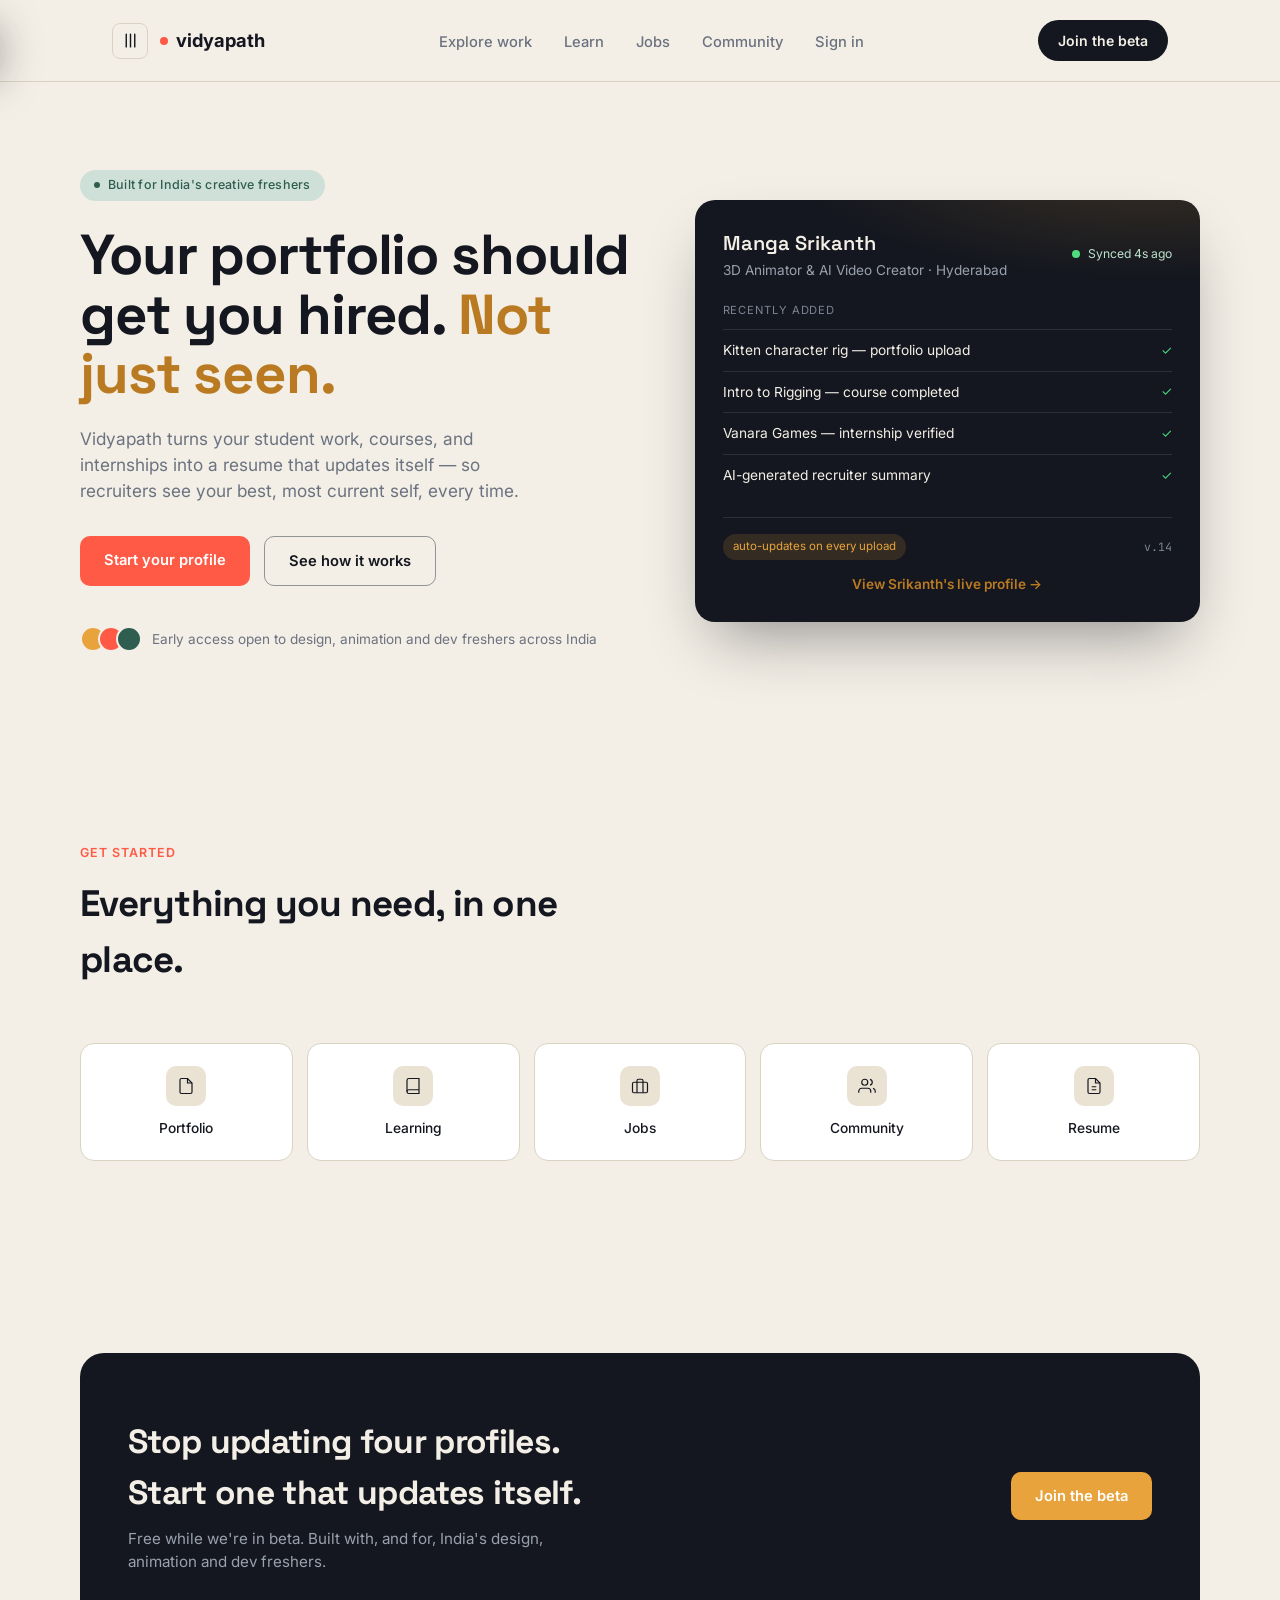
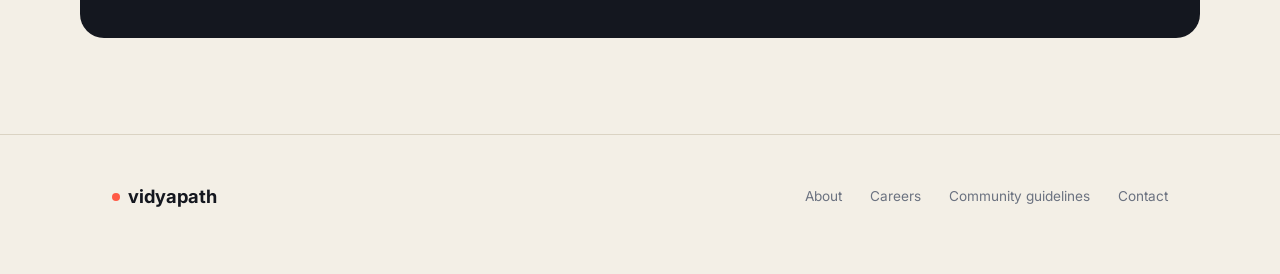
<file: index.html>
<!DOCTYPE html>
<html lang="en">
<head>
<meta charset="UTF-8">
<meta name="viewport" content="width=device-width, initial-scale=1.0">
<title>Vidyapath — Your work, your path, your first job</title>
<link rel="preconnect" href="https://fonts.googleapis.com">
<link rel="preconnect" href="https://fonts.gstatic.com" crossorigin>
<link href="https://fonts.googleapis.com/css2?family=Space+Grotesk:wght@400;500;600;700&family=Inter:wght@400;500;600&family=JetBrains+Mono:wght@400;500&display=swap" rel="stylesheet">
<link rel="stylesheet" href="assets/vidyapath.css">
</head>
<body>

<nav class="site-nav">
  <div class="nav-inner">
    <div class="nav-left">
      <button class="menu-toggle" id="menu-toggle" aria-label="Open menu">
        <svg viewBox="0 0 24 24" fill="none" stroke-width="2" stroke-linecap="round"><path d="M6 3v18M12 3v18M18 3v18"/></svg>
      </button>
      <div class="logo"><span class="dot"></span>vidyapath</div>
    </div>
    <ul class="nav-links">
      <li><a href="profile-overview.html">Explore work</a></li>
      <li><a href="learning.html">Learn</a></li>
      <li><a href="jobs.html">Jobs</a></li>
      <li><a href="community.html">Community</a></li>
      <li><a href="login.html?tab=signin">Sign in</a></li>
    </ul>
    <a href="login.html?tab=signup" class="nav-cta">Join the beta</a>
  </div>
  <div class="mobile-menu" id="mobile-menu">
    <button class="mobile-menu-close" id="mobile-menu-close" aria-label="Close menu">&times;</button>
    <a href="profile-overview.html">Explore work</a>
    <a href="learning.html">Learn</a>
    <a href="jobs.html">Jobs</a>
    <a href="community.html">Community</a>
    <a href="login.html?tab=signin">Sign in</a>
    <a href="login.html?tab=signup">Join the beta</a>
  </div>
  <div class="menu-backdrop" id="menu-backdrop"></div>
</nav>

<header class="wrap hero">
  <div>
    <div class="eyebrow"><span class="dot"></span>Built for India's creative freshers</div>
    <h1>Your portfolio should get you hired. <em>Not just seen.</em></h1>
    <p class="lede">Vidyapath turns your student work, courses, and internships into a resume that updates itself — so recruiters see your best, most current self, every time.</p>
    <div class="hero-ctas">
      <a href="login.html?tab=signup" class="btn-primary">Start your profile</a>
      <a href="#pillars" class="btn-ghost">See how it works</a>
    </div>
    <div class="hero-note">
      <div class="avatars">
        <span style="background:#E8A33D"></span>
        <span style="background:#FF5A46"></span>
        <span style="background:#2F5D50"></span>
      </div>
      Early access open to design, animation and dev freshers across India
    </div>
  </div>

  <div class="resume-card">
    <div class="resume-top">
      <div>
        <div class="resume-name">Manga Srikanth</div>
        <div class="resume-role">3D Animator &amp; AI Video Creator · Hyderabad</div>
      </div>
      <div class="sync-badge"><span class="pulse"></span>Synced 4s ago</div>
    </div>
    <div class="resume-section-label">Recently added</div>
    <div class="r-items">
      <div class="resume-item"><span>Kitten character rig — portfolio upload</span><span class="check">&#10003;</span></div>
      <div class="resume-item"><span>Intro to Rigging — course completed</span><span class="check">&#10003;</span></div>
      <div class="resume-item"><span>Vanara Games — internship verified</span><span class="check">&#10003;</span></div>
      <div class="resume-item"><span>AI-generated recruiter summary</span><span class="check">&#10003;</span></div>
    </div>
    <div class="resume-footer">
      <span class="tag">auto-updates on every upload</span>
      <span class="mono" style="font-size:0.72rem;color:#7C8494;">v.14</span>
    </div>
    <a href="profile-overview.html" class="link" style="display:block;text-align:center;margin-top:14px;font-size:0.85rem;">View Srikanth's live profile &rarr;</a>
  </div>
</header>

<section class="section wrap" id="pillars">
  <div class="section-head">
    <div class="section-kicker">Get started</div>
    <h2>Everything you need, in one place.</h2>
  </div>
  <div class="quick-links">
    <a href="profile-overview.html" class="quick-link">
      <div class="quick-link-icon"><svg viewBox="0 0 24 24" fill="none" stroke-width="1.6"><path d="M14 2H6a2 2 0 0 0-2 2v16a2 2 0 0 0 2 2h12a2 2 0 0 0 2-2V8z"/><path d="M14 2v6h6"/></svg></div>
      <span>Portfolio</span>
    </a>
    <a href="learning.html" class="quick-link">
      <div class="quick-link-icon"><svg viewBox="0 0 24 24" fill="none" stroke-width="1.6"><path d="M4 19.5A2.5 2.5 0 0 1 6.5 17H20"/><path d="M6.5 2H20v20H6.5A2.5 2.5 0 0 1 4 19.5v-15A2.5 2.5 0 0 1 6.5 2z"/></svg></div>
      <span>Learning</span>
    </a>
    <a href="jobs.html" class="quick-link">
      <div class="quick-link-icon"><svg viewBox="0 0 24 24" fill="none" stroke-width="1.6"><rect x="2" y="7" width="20" height="14" rx="2"/><path d="M16 21V5a2 2 0 0 0-2-2h-4a2 2 0 0 0-2 2v16"/></svg></div>
      <span>Jobs</span>
    </a>
    <a href="community.html" class="quick-link">
      <div class="quick-link-icon"><svg viewBox="0 0 24 24" fill="none" stroke-width="1.6"><path d="M17 21v-2a4 4 0 0 0-4-4H5a4 4 0 0 0-4 4v2"/><circle cx="9" cy="7" r="4"/><path d="M23 21v-2a4 4 0 0 0-3-3.87"/><path d="M16 3.13a4 4 0 0 1 0 7.75"/></svg></div>
      <span>Community</span>
    </a>
    <a href="resume.html" class="quick-link">
      <div class="quick-link-icon"><svg viewBox="0 0 24 24" fill="none" stroke-width="1.6"><path d="M14 2H6a2 2 0 0 0-2 2v16a2 2 0 0 0 2 2h12a2 2 0 0 0 2-2V8z"/><path d="M14 2v6h6"/><path d="M9 13h6M9 17h6"/></svg></div>
      <span>Resume</span>
    </a>
  </div>
</section>

<section class="section wrap">
  <div class="cta-band">
    <div><h2>Stop updating four profiles. Start one that updates itself.</h2><p>Free while we're in beta. Built with, and for, India's design, animation and dev freshers.</p></div>
    <a href="login.html?tab=signup" class="btn-primary" style="background:var(--marigold);">Join the beta</a>
  </div>
</section>

<footer class="site-footer">
  <div class="wrap footer-inner">
    <div class="logo"><span class="dot"></span>vidyapath</div>
    <ul class="footer-links"><li>About</li><li>Careers</li><li>Community guidelines</li><li>Contact</li></ul>
  </div>
</footer>

<script>
  var toggle = document.getElementById('menu-toggle');
  var menu = document.getElementById('mobile-menu');
  var backdrop = document.getElementById('menu-backdrop');
  var closeBtn = document.getElementById('mobile-menu-close');

  function openMenu(){
    menu.classList.add('open');
    backdrop.classList.add('open');
  }
  function closeMenu(){
    menu.classList.remove('open');
    backdrop.classList.remove('open');
  }

  toggle.addEventListener('click', function(){
    menu.classList.contains('open') ? closeMenu() : openMenu();
  });
  closeBtn.addEventListener('click', closeMenu);
  backdrop.addEventListener('click', closeMenu);
</script>

</body>
</html>
</file>
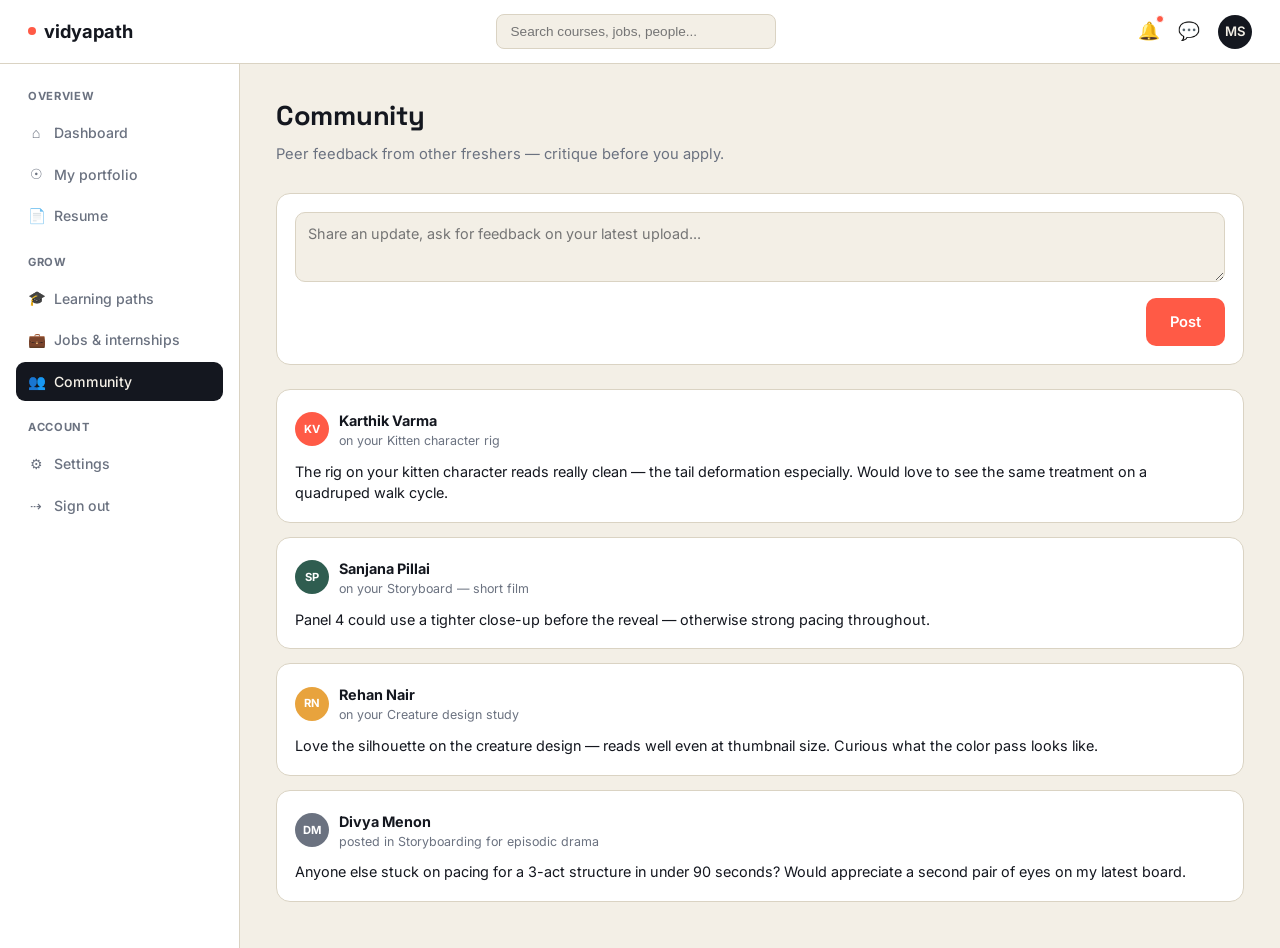
<file: community.html>
<!DOCTYPE html>
<html lang="en">
<head>
<meta charset="UTF-8">
<meta name="viewport" content="width=device-width, initial-scale=1.0">
<title>Vidyapath — Community</title>
<link rel="preconnect" href="https://fonts.googleapis.com">
<link rel="preconnect" href="https://fonts.gstatic.com" crossorigin>
<link href="https://fonts.googleapis.com/css2?family=Space+Grotesk:wght@400;500;600;700&family=Inter:wght@400;500;600&family=JetBrains+Mono:wght@400;500&display=swap" rel="stylesheet">
<link rel="stylesheet" href="assets/vidyapath.css">
</head>
<body>

<div class="topbar">
  <a href="index.html" class="logo"><span class="dot"></span>vidyapath</a>
  <input class="top-search" type="text" placeholder="Search courses, jobs, people...">
  <div class="top-right">
    <div class="icon-btn">&#128276;<span class="badge-dot"></span></div>
    <div class="icon-btn">&#128172;</div>
    <a href="index.html" class="avatar-btn">MS</a>
  </div>
</div>

<div class="shell">
  <aside class="sidebar">
    <div class="side-label">Overview</div>
    <a href="dashboard.html" class="side-link"><span class="ico">&#8962;</span>Dashboard</a>
    <a href="portfolio.html" class="side-link"><span class="ico">&#9737;</span>My portfolio</a>
    <a href="resume.html" class="side-link"><span class="ico">&#128196;</span>Resume</a>

    <div class="side-label">Grow</div>
    <a href="learning.html" class="side-link"><span class="ico">&#127891;</span>Learning paths</a>
    <a href="jobs.html" class="side-link"><span class="ico">&#128188;</span>Jobs &amp; internships</a>
    <a href="community.html" class="side-link active"><span class="ico">&#128101;</span>Community</a>

    <div class="side-label">Account</div>
    <a href="#" class="side-link"><span class="ico">&#9881;</span>Settings</a>
    <a href="index.html" class="side-link"><span class="ico">&#8674;</span>Sign out</a>
  </aside>

  <main class="main">
    <div class="page-head">
      <div>
        <h1>Community</h1>
        <p>Peer feedback from other freshers — critique before you apply.</p>
      </div>
    </div>

    <div class="composer">
      <textarea placeholder="Share an update, ask for feedback on your latest upload..."></textarea>
      <div style="display:flex;justify-content:flex-end;margin-top:10px;">
        <a href="#" class="btn-primary">Post</a>
      </div>
    </div>

    <div class="feed-card">
      <div class="feed-card-top">
        <div class="c-avatar" style="background:var(--coral);width:34px;height:34px;">KV</div>
        <div><strong>Karthik Varma</strong><small>on your Kitten character rig</small></div>
      </div>
      <p>The rig on your kitten character reads really clean — the tail deformation especially. Would love to see the same treatment on a quadruped walk cycle.</p>
    </div>

    <div class="feed-card">
      <div class="feed-card-top">
        <div class="c-avatar" style="background:var(--teal);width:34px;height:34px;">SP</div>
        <div><strong>Sanjana Pillai</strong><small>on your Storyboard — short film</small></div>
      </div>
      <p>Panel 4 could use a tighter close-up before the reveal — otherwise strong pacing throughout.</p>
    </div>

    <div class="feed-card">
      <div class="feed-card-top">
        <div class="c-avatar" style="background:var(--marigold);width:34px;height:34px;">RN</div>
        <div><strong>Rehan Nair</strong><small>on your Creature design study</small></div>
      </div>
      <p>Love the silhouette on the creature design — reads well even at thumbnail size. Curious what the color pass looks like.</p>
    </div>

    <div class="feed-card">
      <div class="feed-card-top">
        <div class="c-avatar" style="background:var(--slate);width:34px;height:34px;">DM</div>
        <div><strong>Divya Menon</strong><small>posted in Storyboarding for episodic drama</small></div>
      </div>
      <p>Anyone else stuck on pacing for a 3-act structure in under 90 seconds? Would appreciate a second pair of eyes on my latest board.</p>
    </div>
  </main>
</div>

</body>
</html>
</file>
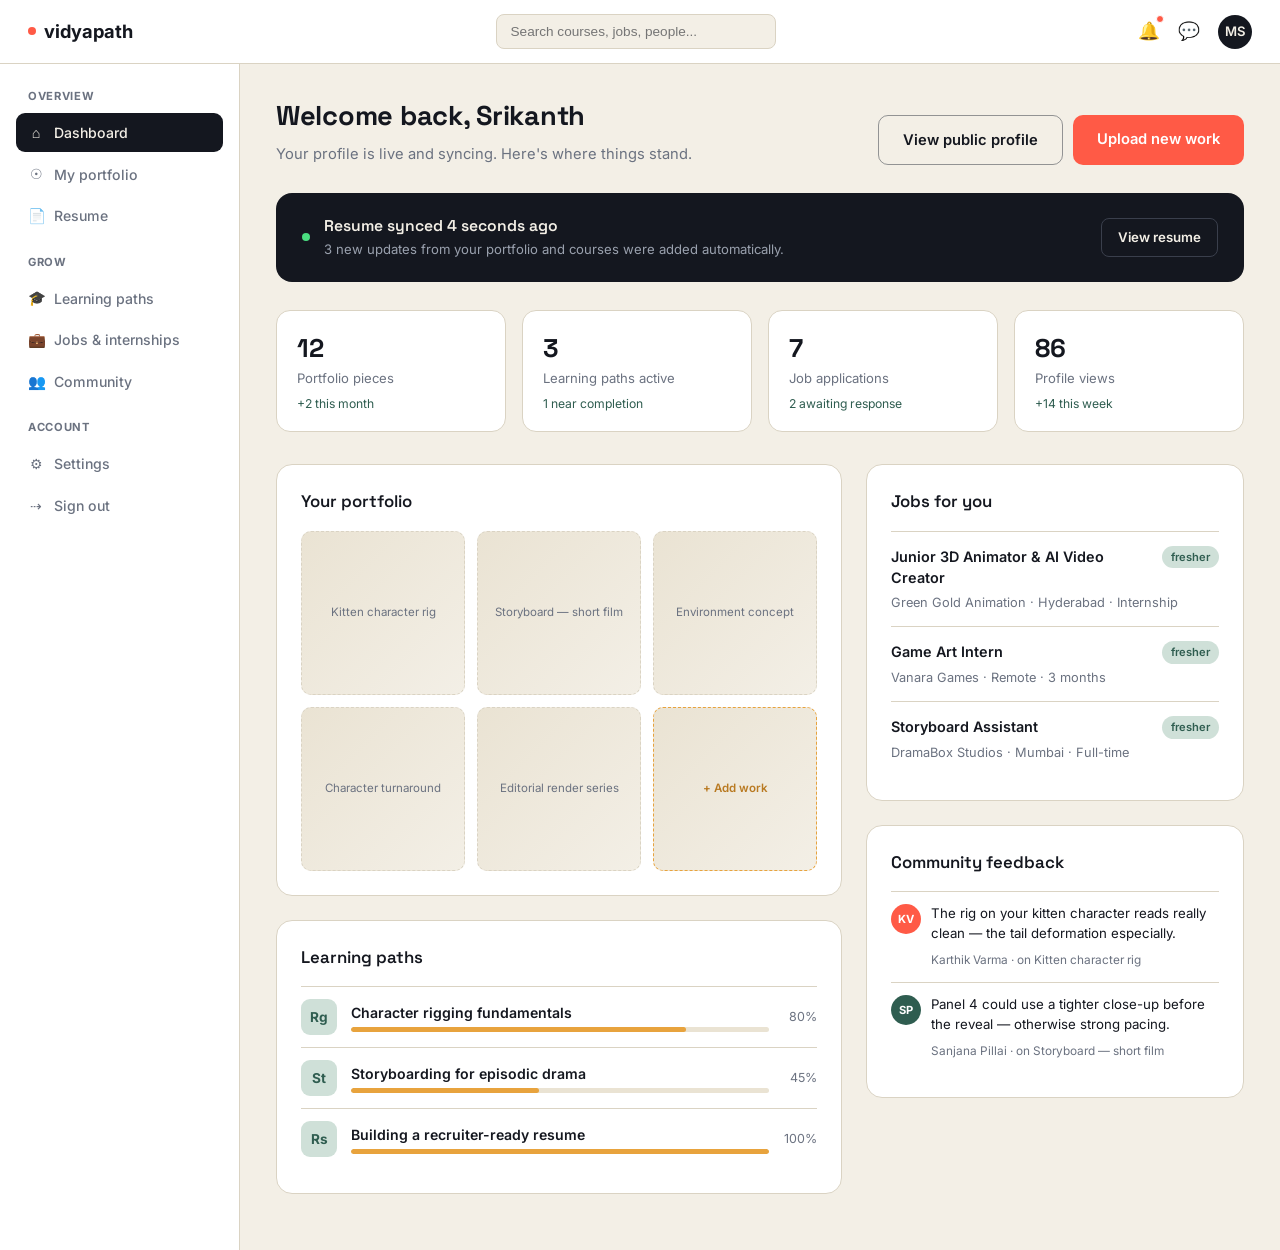
<file: dashboard.html>
<!DOCTYPE html>
<html lang="en">
<head>
<meta charset="UTF-8">
<meta name="viewport" content="width=device-width, initial-scale=1.0">
<title>Vidyapath — Dashboard</title>
<link rel="preconnect" href="https://fonts.googleapis.com">
<link rel="preconnect" href="https://fonts.gstatic.com" crossorigin>
<link href="https://fonts.googleapis.com/css2?family=Space+Grotesk:wght@400;500;600;700&family=Inter:wght@400;500;600&family=JetBrains+Mono:wght@400;500&display=swap" rel="stylesheet">
<link rel="stylesheet" href="assets/vidyapath.css">
</head>
<body>

<div class="topbar">
  <a href="index.html" class="logo"><span class="dot"></span>vidyapath</a>
  <input class="top-search" type="text" placeholder="Search courses, jobs, people...">
  <div class="top-right">
    <div class="icon-btn">&#128276;<span class="badge-dot"></span></div>
    <div class="icon-btn">&#128172;</div>
    <a href="index.html" class="avatar-btn">MS</a>
  </div>
</div>

<div class="shell">
  <aside class="sidebar">
    <div class="side-label">Overview</div>
    <a href="dashboard.html" class="side-link active"><span class="ico">&#8962;</span>Dashboard</a>
    <a href="portfolio.html" class="side-link"><span class="ico">&#9737;</span>My portfolio</a>
    <a href="resume.html" class="side-link"><span class="ico">&#128196;</span>Resume</a>

    <div class="side-label">Grow</div>
    <a href="learning.html" class="side-link"><span class="ico">&#127891;</span>Learning paths</a>
    <a href="jobs.html" class="side-link"><span class="ico">&#128188;</span>Jobs &amp; internships</a>
    <a href="community.html" class="side-link"><span class="ico">&#128101;</span>Community</a>

    <div class="side-label">Account</div>
    <a href="#" class="side-link"><span class="ico">&#9881;</span>Settings</a>
    <a href="index.html" class="side-link"><span class="ico">&#8674;</span>Sign out</a>
  </aside>

  <main class="main">
    <div class="page-head">
      <div>
        <h1>Welcome back, Srikanth</h1>
        <p>Your profile is live and syncing. Here's where things stand.</p>
      </div>
      <div style="display:flex;gap:10px;">
        <a href="profile-overview.html" target="_blank" class="btn-ghost">View public profile</a>
        <a href="portfolio.html" class="btn-primary">Upload new work</a>
      </div>
    </div>

    <div class="sync-banner">
      <div class="sync-left">
        <span class="pulse"></span>
        <div><h3>Resume synced 4 seconds ago</h3><p>3 new updates from your portfolio and courses were added automatically.</p></div>
      </div>
      <a href="resume.html" class="btn-ghost-dark">View resume</a>
    </div>

    <div class="stat-grid">
      <div class="stat-card"><div class="stat-value">12</div><div class="stat-label">Portfolio pieces</div><div class="stat-delta">+2 this month</div></div>
      <div class="stat-card"><div class="stat-value">3</div><div class="stat-label">Learning paths active</div><div class="stat-delta">1 near completion</div></div>
      <div class="stat-card"><div class="stat-value">7</div><div class="stat-label">Job applications</div><div class="stat-delta">2 awaiting response</div></div>
      <div class="stat-card"><div class="stat-value">86</div><div class="stat-label">Profile views</div><div class="stat-delta">+14 this week</div></div>
    </div>

    <div class="cols">
      <div>
        <div class="card">
          <h2>Your portfolio</h2>
          <div class="portfolio-grid">
            <div class="p-thumb">Kitten character rig</div>
            <div class="p-thumb">Storyboard — short film</div>
            <div class="p-thumb">Environment concept</div>
            <div class="p-thumb">Character turnaround</div>
            <div class="p-thumb">Editorial render series</div>
            <a href="portfolio.html" class="p-thumb add">+ Add work</a>
          </div>
        </div>

        <div class="card">
          <h2>Learning paths</h2>
          <div class="path-row"><div class="path-icon">Rg</div><div class="path-info"><h4>Character rigging fundamentals</h4><div class="path-bar"><div class="path-fill" style="width:80%;"></div></div></div><div class="path-pct">80%</div></div>
          <div class="path-row"><div class="path-icon">St</div><div class="path-info"><h4>Storyboarding for episodic drama</h4><div class="path-bar"><div class="path-fill" style="width:45%;"></div></div></div><div class="path-pct">45%</div></div>
          <div class="path-row"><div class="path-icon">Rs</div><div class="path-info"><h4>Building a recruiter-ready resume</h4><div class="path-bar"><div class="path-fill" style="width:100%;"></div></div></div><div class="path-pct">100%</div></div>
        </div>
      </div>

      <div>
        <div class="card">
          <h2>Jobs for you</h2>
          <div class="job-row"><div class="job-top"><h4>Junior 3D Animator &amp; AI Video Creator</h4><span class="job-tag">fresher</span></div><div class="job-meta">Green Gold Animation · Hyderabad · Internship</div></div>
          <div class="job-row"><div class="job-top"><h4>Game Art Intern</h4><span class="job-tag">fresher</span></div><div class="job-meta">Vanara Games · Remote · 3 months</div></div>
          <div class="job-row"><div class="job-top"><h4>Storyboard Assistant</h4><span class="job-tag">fresher</span></div><div class="job-meta">DramaBox Studios · Mumbai · Full-time</div></div>
        </div>

        <div class="card">
          <h2>Community feedback</h2>
          <div class="comment-row"><div class="c-avatar" style="background:var(--coral);">KV</div><div class="comment-body"><p>The rig on your kitten character reads really clean — the tail deformation especially.</p><small>Karthik Varma · on Kitten character rig</small></div></div>
          <div class="comment-row"><div class="c-avatar" style="background:var(--teal);">SP</div><div class="comment-body"><p>Panel 4 could use a tighter close-up before the reveal — otherwise strong pacing.</p><small>Sanjana Pillai · on Storyboard — short film</small></div></div>
        </div>
      </div>
    </div>
  </main>
</div>

</body>
</html>
</file>
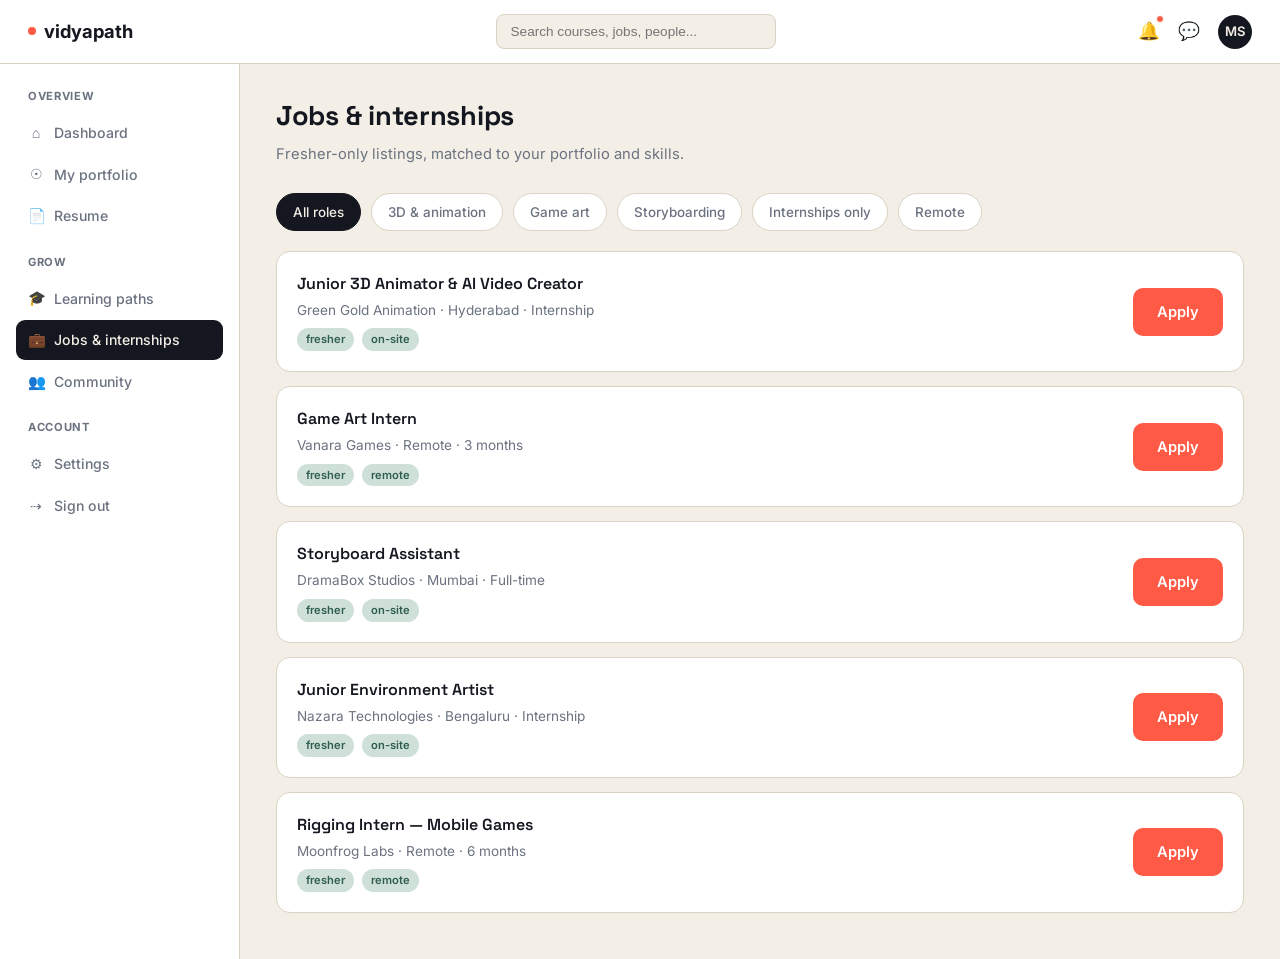
<file: jobs.html>
<!DOCTYPE html>
<html lang="en">
<head>
<meta charset="UTF-8">
<meta name="viewport" content="width=device-width, initial-scale=1.0">
<title>Vidyapath — Jobs &amp; internships</title>
<link rel="preconnect" href="https://fonts.googleapis.com">
<link rel="preconnect" href="https://fonts.gstatic.com" crossorigin>
<link href="https://fonts.googleapis.com/css2?family=Space+Grotesk:wght@400;500;600;700&family=Inter:wght@400;500;600&family=JetBrains+Mono:wght@400;500&display=swap" rel="stylesheet">
<link rel="stylesheet" href="assets/vidyapath.css">
</head>
<body>

<div class="topbar">
  <a href="index.html" class="logo"><span class="dot"></span>vidyapath</a>
  <input class="top-search" type="text" placeholder="Search courses, jobs, people...">
  <div class="top-right">
    <div class="icon-btn">&#128276;<span class="badge-dot"></span></div>
    <div class="icon-btn">&#128172;</div>
    <a href="index.html" class="avatar-btn">MS</a>
  </div>
</div>

<div class="shell">
  <aside class="sidebar">
    <div class="side-label">Overview</div>
    <a href="dashboard.html" class="side-link"><span class="ico">&#8962;</span>Dashboard</a>
    <a href="portfolio.html" class="side-link"><span class="ico">&#9737;</span>My portfolio</a>
    <a href="resume.html" class="side-link"><span class="ico">&#128196;</span>Resume</a>

    <div class="side-label">Grow</div>
    <a href="learning.html" class="side-link"><span class="ico">&#127891;</span>Learning paths</a>
    <a href="jobs.html" class="side-link active"><span class="ico">&#128188;</span>Jobs &amp; internships</a>
    <a href="community.html" class="side-link"><span class="ico">&#128101;</span>Community</a>

    <div class="side-label">Account</div>
    <a href="#" class="side-link"><span class="ico">&#9881;</span>Settings</a>
    <a href="index.html" class="side-link"><span class="ico">&#8674;</span>Sign out</a>
  </aside>

  <main class="main">
    <div class="page-head">
      <div>
        <h1>Jobs &amp; internships</h1>
        <p>Fresher-only listings, matched to your portfolio and skills.</p>
      </div>
    </div>

    <div class="filter-bar">
      <div class="filter-chip active">All roles</div>
      <div class="filter-chip">3D &amp; animation</div>
      <div class="filter-chip">Game art</div>
      <div class="filter-chip">Storyboarding</div>
      <div class="filter-chip">Internships only</div>
      <div class="filter-chip">Remote</div>
    </div>

    <div class="job-card">
      <div class="job-card-info">
        <h3>Junior 3D Animator &amp; AI Video Creator</h3>
        <p>Green Gold Animation &middot; Hyderabad &middot; Internship</p>
        <div class="job-card-tags"><span class="job-tag">fresher</span><span class="job-tag">on-site</span></div>
      </div>
      <a href="#" class="btn-primary">Apply</a>
    </div>

    <div class="job-card">
      <div class="job-card-info">
        <h3>Game Art Intern</h3>
        <p>Vanara Games &middot; Remote &middot; 3 months</p>
        <div class="job-card-tags"><span class="job-tag">fresher</span><span class="job-tag">remote</span></div>
      </div>
      <a href="#" class="btn-primary">Apply</a>
    </div>

    <div class="job-card">
      <div class="job-card-info">
        <h3>Storyboard Assistant</h3>
        <p>DramaBox Studios &middot; Mumbai &middot; Full-time</p>
        <div class="job-card-tags"><span class="job-tag">fresher</span><span class="job-tag">on-site</span></div>
      </div>
      <a href="#" class="btn-primary">Apply</a>
    </div>

    <div class="job-card">
      <div class="job-card-info">
        <h3>Junior Environment Artist</h3>
        <p>Nazara Technologies &middot; Bengaluru &middot; Internship</p>
        <div class="job-card-tags"><span class="job-tag">fresher</span><span class="job-tag">on-site</span></div>
      </div>
      <a href="#" class="btn-primary">Apply</a>
    </div>

    <div class="job-card">
      <div class="job-card-info">
        <h3>Rigging Intern — Mobile Games</h3>
        <p>Moonfrog Labs &middot; Remote &middot; 6 months</p>
        <div class="job-card-tags"><span class="job-tag">fresher</span><span class="job-tag">remote</span></div>
      </div>
      <a href="#" class="btn-primary">Apply</a>
    </div>
  </main>
</div>

</body>
</html>
</file>
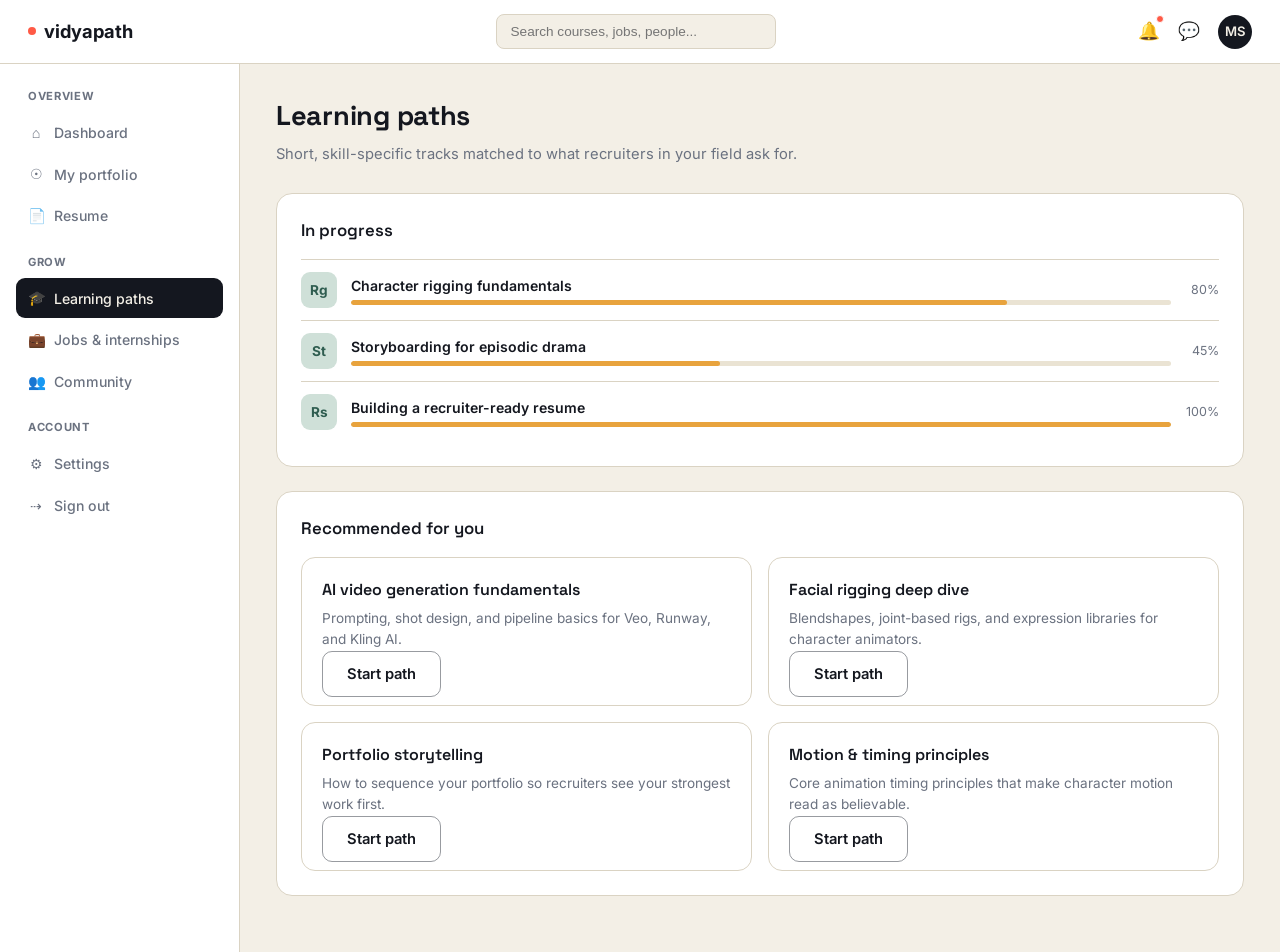
<file: learning.html>
<!DOCTYPE html>
<html lang="en">
<head>
<meta charset="UTF-8">
<meta name="viewport" content="width=device-width, initial-scale=1.0">
<title>Vidyapath — Learning paths</title>
<link rel="preconnect" href="https://fonts.googleapis.com">
<link rel="preconnect" href="https://fonts.gstatic.com" crossorigin>
<link href="https://fonts.googleapis.com/css2?family=Space+Grotesk:wght@400;500;600;700&family=Inter:wght@400;500;600&family=JetBrains+Mono:wght@400;500&display=swap" rel="stylesheet">
<link rel="stylesheet" href="assets/vidyapath.css">
</head>
<body>

<div class="topbar">
  <a href="index.html" class="logo"><span class="dot"></span>vidyapath</a>
  <input class="top-search" type="text" placeholder="Search courses, jobs, people...">
  <div class="top-right">
    <div class="icon-btn">&#128276;<span class="badge-dot"></span></div>
    <div class="icon-btn">&#128172;</div>
    <a href="index.html" class="avatar-btn">MS</a>
  </div>
</div>

<div class="shell">
  <aside class="sidebar">
    <div class="side-label">Overview</div>
    <a href="dashboard.html" class="side-link"><span class="ico">&#8962;</span>Dashboard</a>
    <a href="portfolio.html" class="side-link"><span class="ico">&#9737;</span>My portfolio</a>
    <a href="resume.html" class="side-link"><span class="ico">&#128196;</span>Resume</a>

    <div class="side-label">Grow</div>
    <a href="learning.html" class="side-link active"><span class="ico">&#127891;</span>Learning paths</a>
    <a href="jobs.html" class="side-link"><span class="ico">&#128188;</span>Jobs &amp; internships</a>
    <a href="community.html" class="side-link"><span class="ico">&#128101;</span>Community</a>

    <div class="side-label">Account</div>
    <a href="#" class="side-link"><span class="ico">&#9881;</span>Settings</a>
    <a href="index.html" class="side-link"><span class="ico">&#8674;</span>Sign out</a>
  </aside>

  <main class="main">
    <div class="page-head">
      <div>
        <h1>Learning paths</h1>
        <p>Short, skill-specific tracks matched to what recruiters in your field ask for.</p>
      </div>
    </div>

    <div class="card">
      <h2>In progress</h2>
      <div class="path-row"><div class="path-icon">Rg</div><div class="path-info"><h4>Character rigging fundamentals</h4><div class="path-bar"><div class="path-fill" style="width:80%;"></div></div></div><div class="path-pct">80%</div></div>
      <div class="path-row"><div class="path-icon">St</div><div class="path-info"><h4>Storyboarding for episodic drama</h4><div class="path-bar"><div class="path-fill" style="width:45%;"></div></div></div><div class="path-pct">45%</div></div>
      <div class="path-row"><div class="path-icon">Rs</div><div class="path-info"><h4>Building a recruiter-ready resume</h4><div class="path-bar"><div class="path-fill" style="width:100%;"></div></div></div><div class="path-pct">100%</div></div>
    </div>

    <div class="card">
      <h2>Recommended for you</h2>
      <div class="course-grid">
        <div class="course-card2">
          <h3>AI video generation fundamentals</h3>
          <p>Prompting, shot design, and pipeline basics for Veo, Runway, and Kling AI.</p>
          <a href="#" class="btn-ghost">Start path</a>
        </div>
        <div class="course-card2">
          <h3>Facial rigging deep dive</h3>
          <p>Blendshapes, joint-based rigs, and expression libraries for character animators.</p>
          <a href="#" class="btn-ghost">Start path</a>
        </div>
        <div class="course-card2">
          <h3>Portfolio storytelling</h3>
          <p>How to sequence your portfolio so recruiters see your strongest work first.</p>
          <a href="#" class="btn-ghost">Start path</a>
        </div>
        <div class="course-card2">
          <h3>Motion &amp; timing principles</h3>
          <p>Core animation timing principles that make character motion read as believable.</p>
          <a href="#" class="btn-ghost">Start path</a>
        </div>
      </div>
    </div>
  </main>
</div>

</body>
</html>
</file>
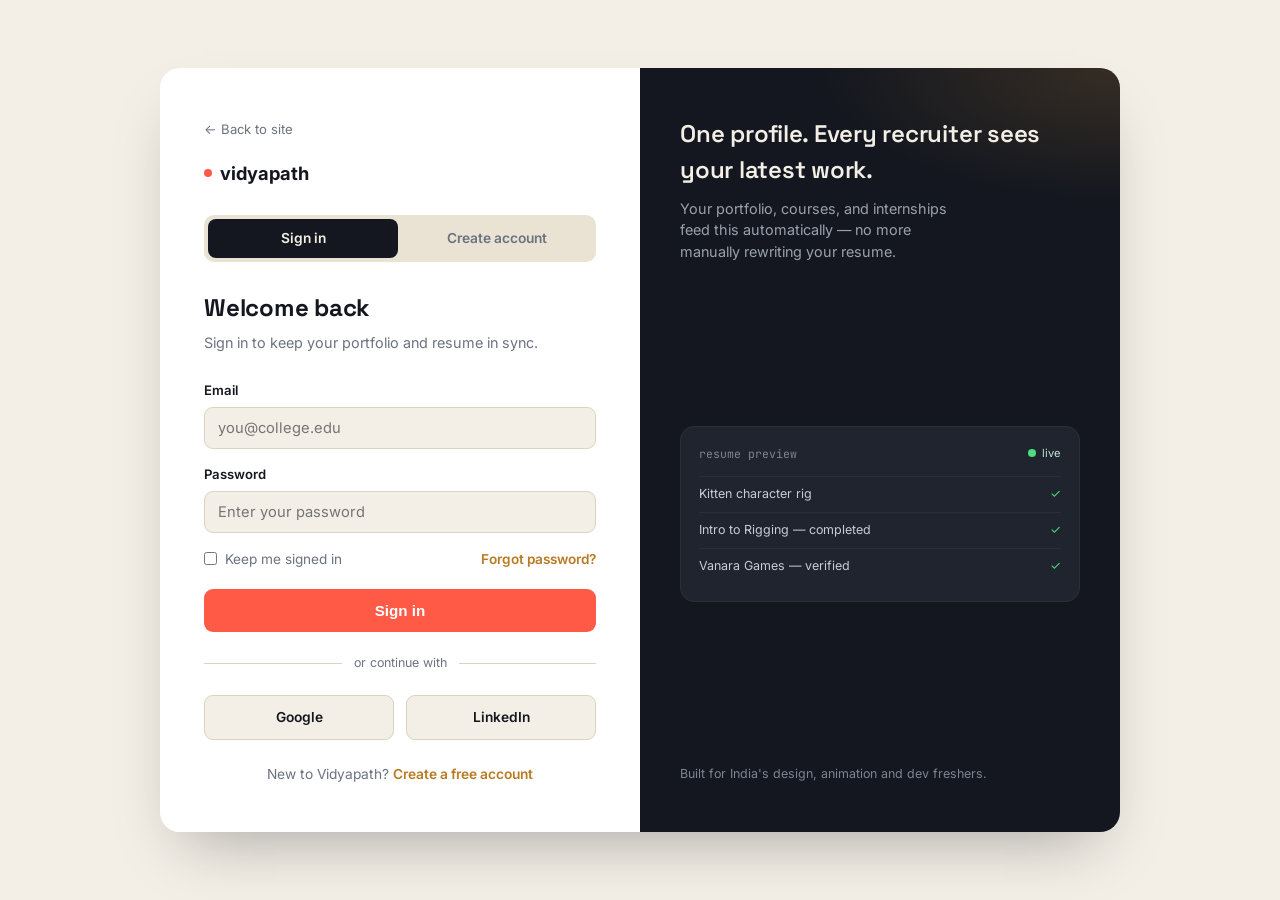
<file: login.html>
<!DOCTYPE html>
<html lang="en">
<head>
<meta charset="UTF-8">
<meta name="viewport" content="width=device-width, initial-scale=1.0">
<title>Vidyapath — Sign in</title>
<link rel="preconnect" href="https://fonts.googleapis.com">
<link rel="preconnect" href="https://fonts.gstatic.com" crossorigin>
<link href="https://fonts.googleapis.com/css2?family=Space+Grotesk:wght@400;500;600;700&family=Inter:wght@400;500;600&family=JetBrains+Mono:wght@400;500&display=swap" rel="stylesheet">
<link rel="stylesheet" href="assets/vidyapath.css">
</head>
<body>

<div class="auth-screen">
  <div class="auth-shell">
    <div class="form-side">
      <a href="index.html" class="back-link">&larr; Back to site</a>
      <div class="logo" style="margin-bottom:28px;"><span class="dot"></span>vidyapath</div>

      <div class="tabs">
        <div class="tab active" id="tab-signin" onclick="setMode('signin')">Sign in</div>
        <div class="tab" id="tab-signup" onclick="setMode('signup')">Create account</div>
      </div>

      <h1 class="form-title" id="form-title">Welcome back</h1>
      <p class="form-sub" id="form-sub">Sign in to keep your portfolio and resume in sync.</p>

      <form class="auth-form" onsubmit="event.preventDefault(); window.location.href='dashboard.html';">
        <div class="field"><label for="email">Email</label><input id="email" type="email" placeholder="you@college.edu"></div>
        <div class="field"><label for="password">Password</label><input id="password" type="password" placeholder="Enter your password"></div>
        <div class="row-between">
          <label class="checkbox"><input type="checkbox">Keep me signed in</label>
          <a href="#" class="link">Forgot password?</a>
        </div>
        <button type="submit" class="btn-submit" id="submit-btn">Sign in</button>
      </form>

      <div class="divider">or continue with</div>
      <div style="display:grid;grid-template-columns:1fr 1fr;gap:12px;">
        <a href="dashboard.html" class="btn-social">Google</a>
        <a href="dashboard.html" class="btn-social">LinkedIn</a>
      </div>

      <p class="switch-line" id="switch-line">New to Vidyapath? <a href="#" class="link" onclick="setMode('signup');return false;">Create a free account</a></p>
    </div>

    <div class="visual-side">
      <div class="visual-top">
        <h2>One profile. Every recruiter sees your latest work.</h2>
        <p>Your portfolio, courses, and internships feed this automatically — no more manually rewriting your resume.</p>
      </div>
      <div class="mini-resume">
        <div class="mini-top"><span class="mono" style="font-size:0.72rem;color:#7C8494;">resume preview</span><div class="mini-sync"><span class="pulse"></span>live</div></div>
        <div class="mini-item"><span>Kitten character rig</span><span class="check">&#10003;</span></div>
        <div class="mini-item"><span>Intro to Rigging — completed</span><span class="check">&#10003;</span></div>
        <div class="mini-item"><span>Vanara Games — verified</span><span class="check">&#10003;</span></div>
      </div>
      <div class="visual-bottom">Built for India's design, animation and dev freshers.</div>
    </div>
  </div>
</div>

<script>
  function setMode(mode) {
    const isSignin = mode === 'signin';
    document.getElementById('tab-signin').classList.toggle('active', isSignin);
    document.getElementById('tab-signup').classList.toggle('active', !isSignin);
    document.getElementById('form-title').textContent = isSignin ? 'Welcome back' : 'Create your profile';
    document.getElementById('form-sub').textContent = isSignin
      ? 'Sign in to keep your portfolio and resume in sync.'
      : 'Start free — upload your first piece of work today.';
    document.getElementById('submit-btn').textContent = isSignin ? 'Sign in' : 'Create account';
    document.getElementById('switch-line').innerHTML = isSignin
      ? 'New to Vidyapath? <a href="#" class="link" onclick="setMode(\'signup\');return false;">Create a free account</a>'
      : 'Already have an account? <a href="#" class="link" onclick="setMode(\'signin\');return false;">Sign in</a>';
  }
  // Respect ?tab=signup from links on the landing page
  const params = new URLSearchParams(window.location.search);
  if (params.get('tab') === 'signup') setMode('signup');
</script>

</body>
</html>
</file>
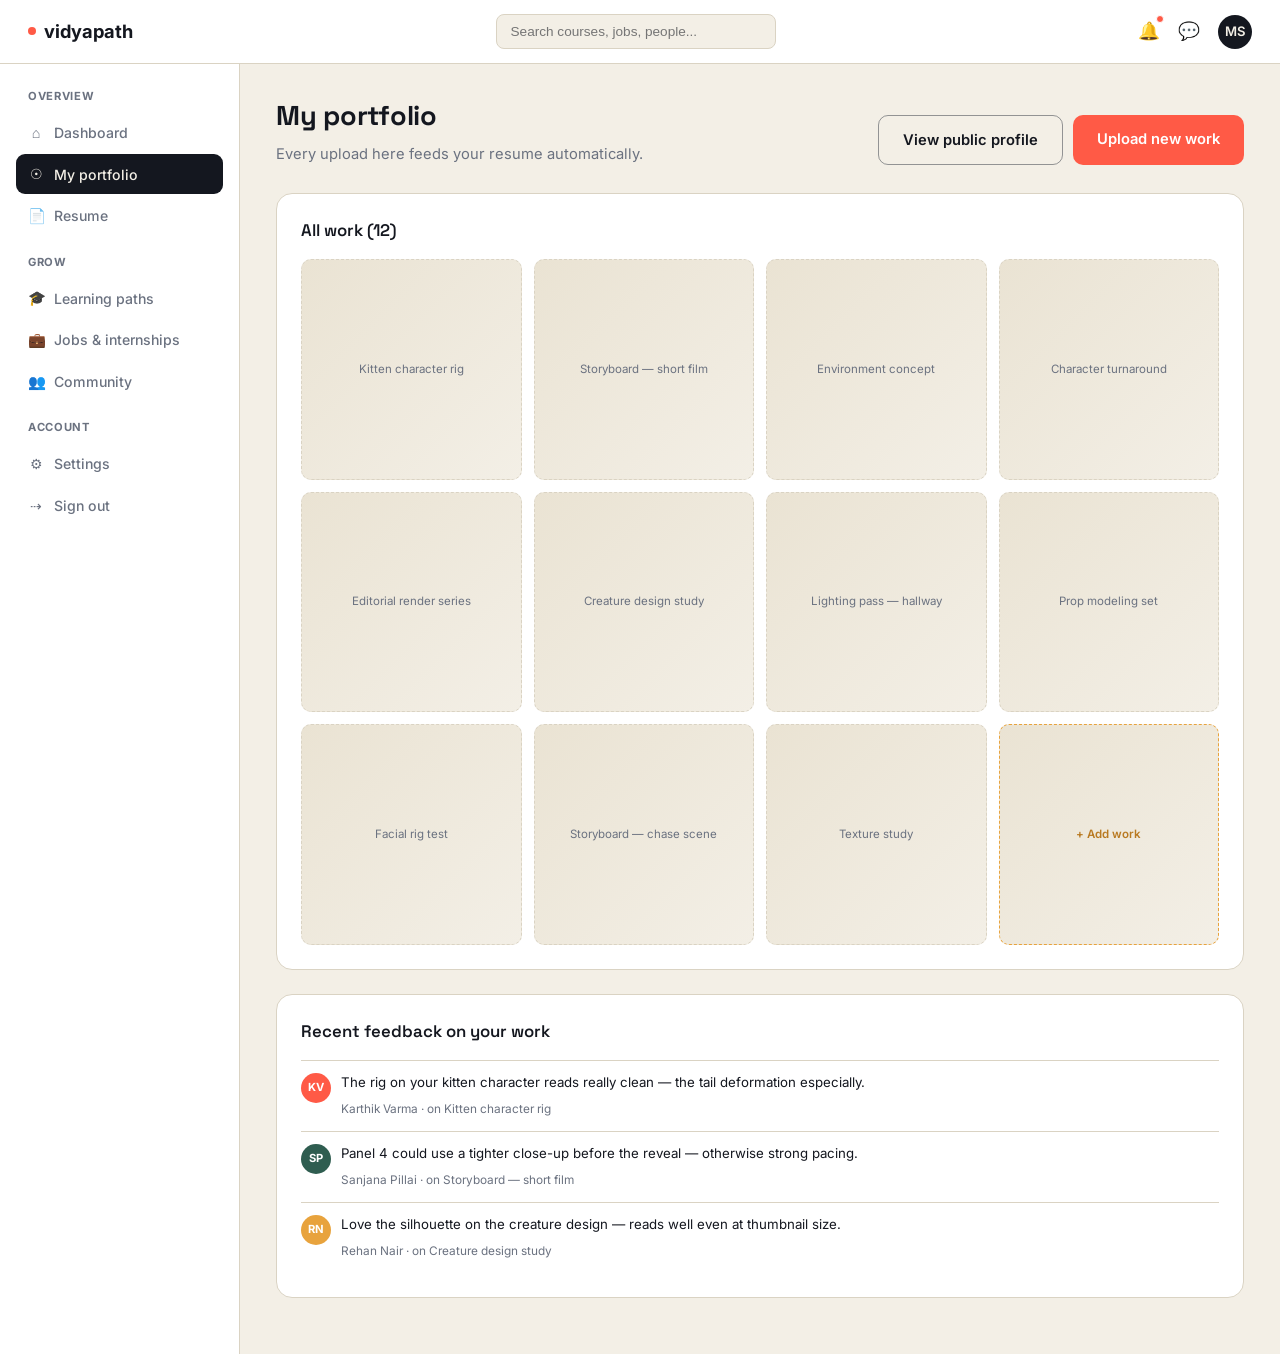
<file: portfolio.html>
<!DOCTYPE html>
<html lang="en">
<head>
<meta charset="UTF-8">
<meta name="viewport" content="width=device-width, initial-scale=1.0">
<title>Vidyapath — My portfolio</title>
<link rel="preconnect" href="https://fonts.googleapis.com">
<link rel="preconnect" href="https://fonts.gstatic.com" crossorigin>
<link href="https://fonts.googleapis.com/css2?family=Space+Grotesk:wght@400;500;600;700&family=Inter:wght@400;500;600&family=JetBrains+Mono:wght@400;500&display=swap" rel="stylesheet">
<link rel="stylesheet" href="assets/vidyapath.css">
</head>
<body>

<div class="topbar">
  <a href="index.html" class="logo"><span class="dot"></span>vidyapath</a>
  <input class="top-search" type="text" placeholder="Search courses, jobs, people...">
  <div class="top-right">
    <div class="icon-btn">&#128276;<span class="badge-dot"></span></div>
    <div class="icon-btn">&#128172;</div>
    <a href="index.html" class="avatar-btn">MS</a>
  </div>
</div>

<div class="shell">
  <aside class="sidebar">
    <div class="side-label">Overview</div>
    <a href="dashboard.html" class="side-link"><span class="ico">&#8962;</span>Dashboard</a>
    <a href="portfolio.html" class="side-link active"><span class="ico">&#9737;</span>My portfolio</a>
    <a href="resume.html" class="side-link"><span class="ico">&#128196;</span>Resume</a>

    <div class="side-label">Grow</div>
    <a href="learning.html" class="side-link"><span class="ico">&#127891;</span>Learning paths</a>
    <a href="jobs.html" class="side-link"><span class="ico">&#128188;</span>Jobs &amp; internships</a>
    <a href="community.html" class="side-link"><span class="ico">&#128101;</span>Community</a>

    <div class="side-label">Account</div>
    <a href="#" class="side-link"><span class="ico">&#9881;</span>Settings</a>
    <a href="index.html" class="side-link"><span class="ico">&#8674;</span>Sign out</a>
  </aside>

  <main class="main">
    <div class="page-head">
      <div>
        <h1>My portfolio</h1>
        <p>Every upload here feeds your resume automatically.</p>
      </div>
      <div style="display:flex;gap:10px;">
        <a href="profile-overview.html" target="_blank" class="btn-ghost">View public profile</a>
        <a href="#" class="btn-primary">Upload new work</a>
      </div>
    </div>

    <div class="card">
      <h2>All work (12)</h2>
      <div class="portfolio-grid" style="grid-template-columns:repeat(4,1fr);">
        <div class="p-thumb">Kitten character rig</div>
        <div class="p-thumb">Storyboard — short film</div>
        <div class="p-thumb">Environment concept</div>
        <div class="p-thumb">Character turnaround</div>
        <div class="p-thumb">Editorial render series</div>
        <div class="p-thumb">Creature design study</div>
        <div class="p-thumb">Lighting pass — hallway</div>
        <div class="p-thumb">Prop modeling set</div>
        <div class="p-thumb">Facial rig test</div>
        <div class="p-thumb">Storyboard — chase scene</div>
        <div class="p-thumb">Texture study</div>
        <a href="#" class="p-thumb add">+ Add work</a>
      </div>
    </div>

    <div class="card">
      <h2>Recent feedback on your work</h2>
      <div class="comment-row"><div class="c-avatar" style="background:var(--coral);">KV</div><div class="comment-body"><p>The rig on your kitten character reads really clean — the tail deformation especially.</p><small>Karthik Varma · on Kitten character rig</small></div></div>
      <div class="comment-row"><div class="c-avatar" style="background:var(--teal);">SP</div><div class="comment-body"><p>Panel 4 could use a tighter close-up before the reveal — otherwise strong pacing.</p><small>Sanjana Pillai · on Storyboard — short film</small></div></div>
      <div class="comment-row"><div class="c-avatar" style="background:var(--marigold);">RN</div><div class="comment-body"><p>Love the silhouette on the creature design — reads well even at thumbnail size.</p><small>Rehan Nair · on Creature design study</small></div></div>
    </div>
  </main>
</div>

</body>
</html>
</file>
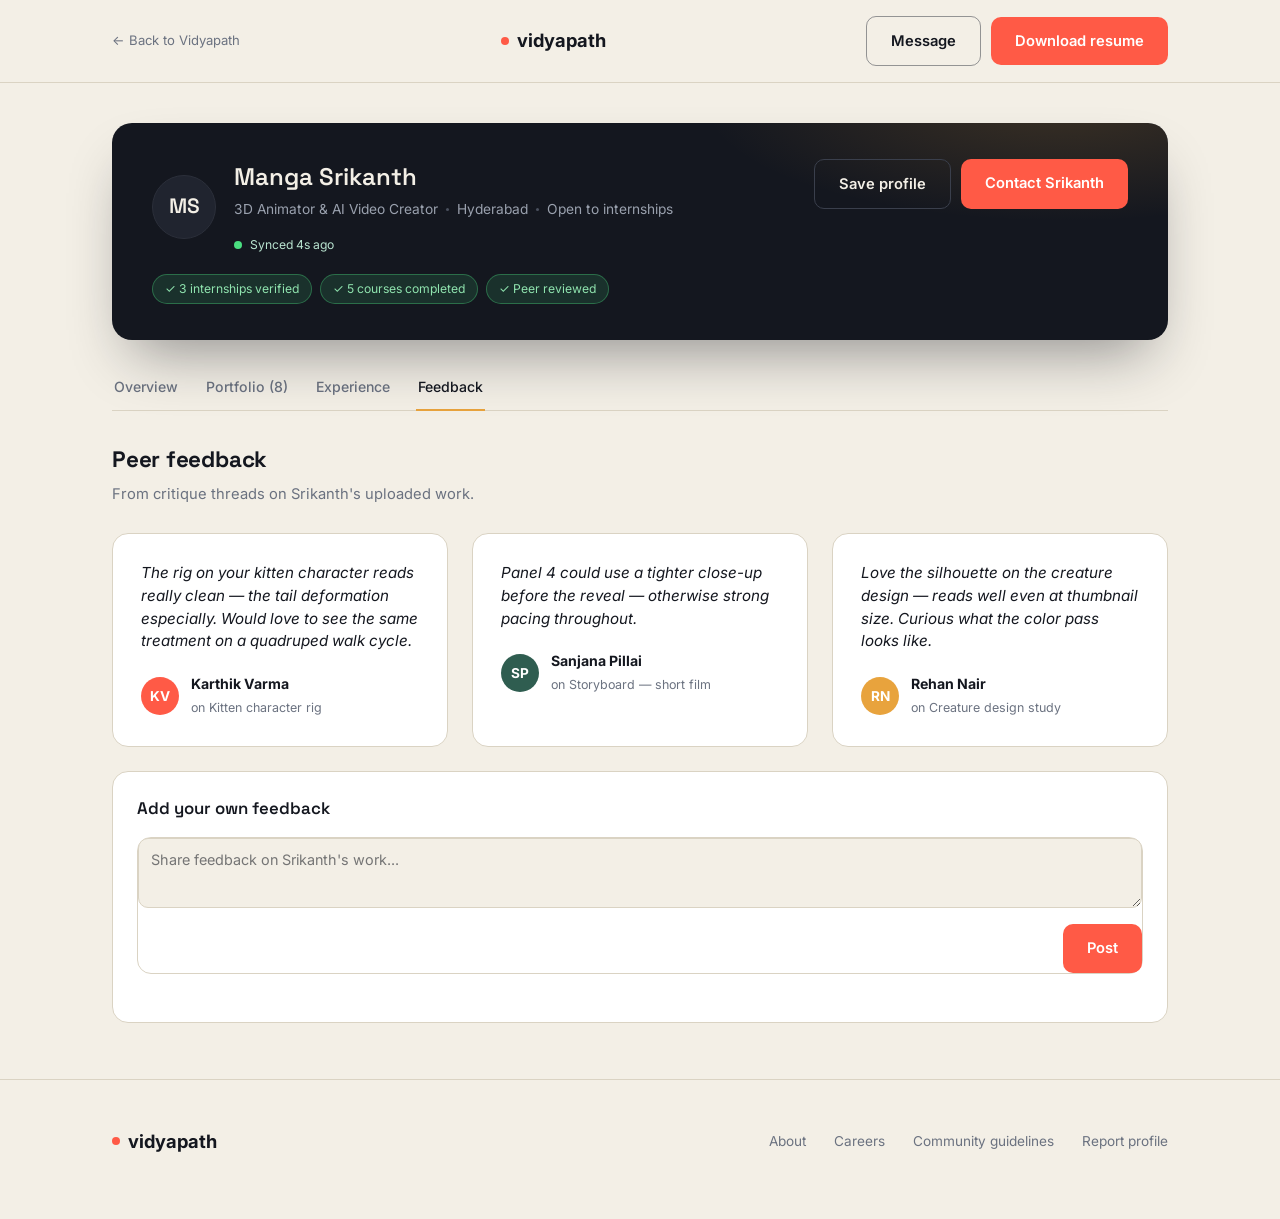
<file: profile-feedback.html>
<!DOCTYPE html>
<html lang="en">
<head>
<meta charset="UTF-8">
<meta name="viewport" content="width=device-width, initial-scale=1.0">
<title>Manga Srikanth — Feedback — Vidyapath</title>
<link rel="preconnect" href="https://fonts.googleapis.com">
<link rel="preconnect" href="https://fonts.gstatic.com" crossorigin>
<link href="https://fonts.googleapis.com/css2?family=Space+Grotesk:wght@400;500;600;700&family=Inter:wght@400;500;600&family=JetBrains+Mono:wght@400;500&display=swap" rel="stylesheet">
<link rel="stylesheet" href="assets/vidyapath.css">
</head>
<body>

<nav class="public-nav">
  <div class="public-nav-inner">
    <a href="index.html" class="back-link" style="margin-bottom:0;">&larr; Back to Vidyapath</a>
    <div class="logo"><span class="dot"></span>vidyapath</div>
    <div class="public-nav-actions">
      <a href="#" class="btn-ghost">Message</a>
      <a href="#" class="btn-primary">Download resume</a>
    </div>
  </div>
</nav>

<div class="wrap">

  <div class="profile-hero">
    <div class="profile-top">
      <div class="profile-id">
        <div class="profile-avatar">MS</div>
        <div>
          <div class="profile-name">Manga Srikanth</div>
          <div class="profile-meta">
            <span>3D Animator &amp; AI Video Creator</span>
            <span class="profile-dot"></span>
            <span>Hyderabad</span>
            <span class="profile-dot"></span>
            <span>Open to internships</span>
          </div>
          <div class="profile-sync sync-badge"><span class="pulse"></span>Synced 4s ago</div>
        </div>
      </div>
      <div class="profile-actions">
        <a href="#" class="btn-ghost">Save profile</a>
        <a href="#" class="btn-primary">Contact Srikanth</a>
      </div>
    </div>
    <div class="vbadge-row">
      <span class="vbadge">&#10003; 3 internships verified</span>
      <span class="vbadge">&#10003; 5 courses completed</span>
      <span class="vbadge">&#10003; Peer reviewed</span>
    </div>
  </div>

  <div class="profile-tabs">
    <a href="profile-overview.html" class="profile-tab">Overview</a>
    <a href="profile-portfolio.html" class="profile-tab">Portfolio (8)</a>
    <a href="profile-experience.html" class="profile-tab">Experience</a>
    <a href="profile-feedback.html" class="profile-tab active">Feedback</a>
  </div>

  <div class="page-head" style="margin-top:0;">
    <div>
      <h1 style="font-size:1.4rem;">Peer feedback</h1>
      <p>From critique threads on Srikanth's uploaded work.</p>
    </div>
  </div>

  <div class="testi-grid" style="margin-bottom:24px;">
    <div class="testi-card">
      <p>The rig on your kitten character reads really clean — the tail deformation especially. Would love to see the same treatment on a quadruped walk cycle.</p>
      <div class="testi-author"><div class="testi-avatar" style="background:var(--coral);">KV</div><div><strong>Karthik Varma</strong><small>on Kitten character rig</small></div></div>
    </div>
    <div class="testi-card">
      <p>Panel 4 could use a tighter close-up before the reveal — otherwise strong pacing throughout.</p>
      <div class="testi-author"><div class="testi-avatar" style="background:var(--teal);">SP</div><div><strong>Sanjana Pillai</strong><small>on Storyboard — short film</small></div></div>
    </div>
    <div class="testi-card">
      <p>Love the silhouette on the creature design — reads well even at thumbnail size. Curious what the color pass looks like.</p>
      <div class="testi-author"><div class="testi-avatar" style="background:var(--marigold);">RN</div><div><strong>Rehan Nair</strong><small>on Creature design study</small></div></div>
    </div>
  </div>

  <div class="card" style="margin-bottom:56px;">
    <h2>Add your own feedback</h2>
    <div class="composer" style="box-shadow:none;padding:0;background:none;">
      <textarea placeholder="Share feedback on Srikanth's work..."></textarea>
      <div style="display:flex;justify-content:flex-end;margin-top:10px;">
        <a href="#" class="btn-primary">Post</a>
      </div>
    </div>
  </div>

</div>

<footer class="site-footer">
  <div class="wrap footer-inner">
    <div class="logo"><span class="dot"></span>vidyapath</div>
    <ul class="footer-links"><li>About</li><li>Careers</li><li>Community guidelines</li><li>Report profile</li></ul>
  </div>
</footer>

</body>
</html>
</file>
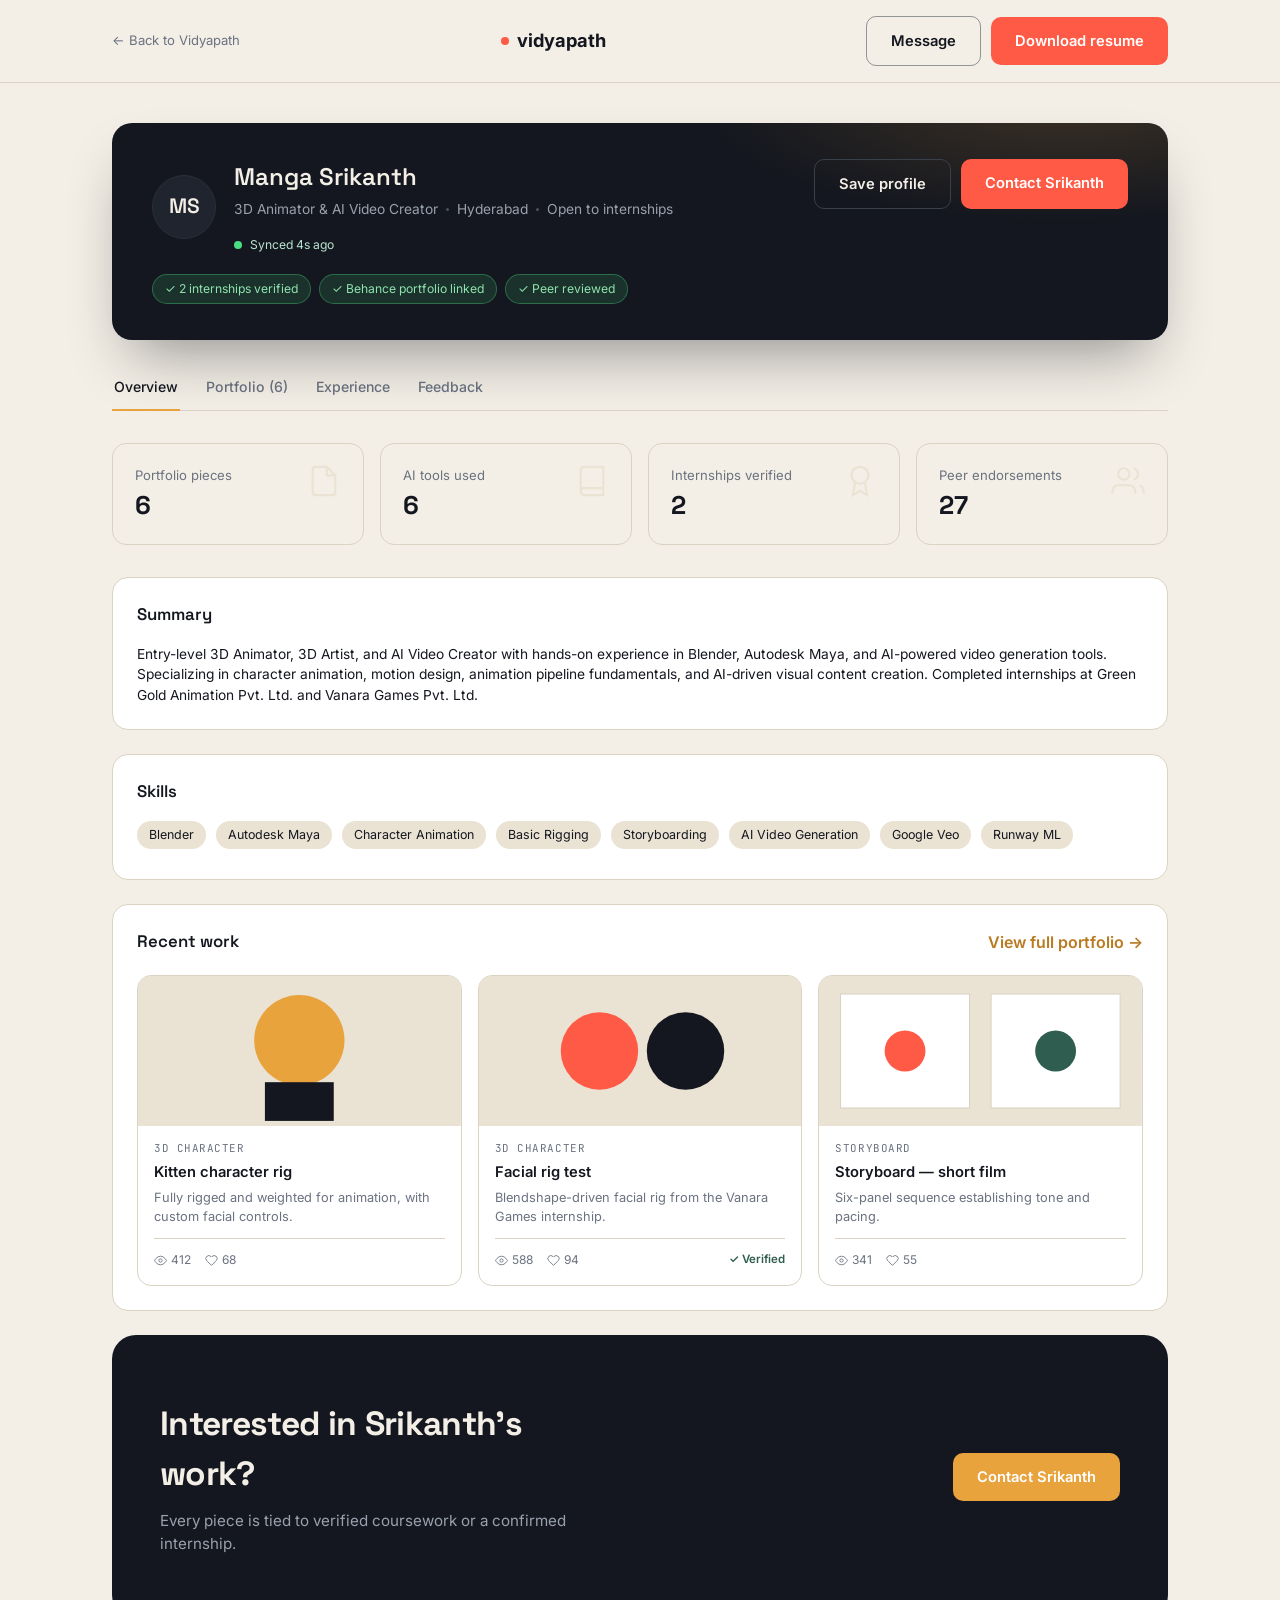
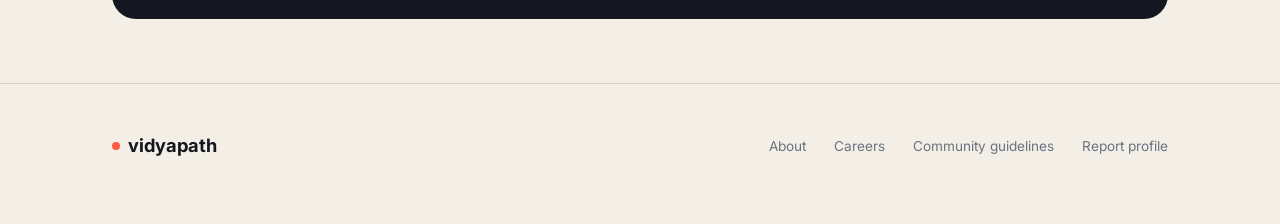
<file: profile-overview.html>
<!DOCTYPE html>
<html lang="en">
<head>
<meta charset="UTF-8">
<meta name="viewport" content="width=device-width, initial-scale=1.0">
<title>Manga Srikanth — Vidyapath</title>
<link rel="preconnect" href="https://fonts.googleapis.com">
<link rel="preconnect" href="https://fonts.gstatic.com" crossorigin>
<link href="https://fonts.googleapis.com/css2?family=Space+Grotesk:wght@400;500;600;700&family=Inter:wght@400;500;600&family=JetBrains+Mono:wght@400;500&display=swap" rel="stylesheet">
<link rel="stylesheet" href="assets/vidyapath.css">
</head>
<body>

<nav class="public-nav">
  <div class="public-nav-inner">
    <a href="index.html" class="back-link" style="margin-bottom:0;">&larr; Back to Vidyapath</a>
    <div class="logo"><span class="dot"></span>vidyapath</div>
    <div class="public-nav-actions">
      <a href="#" class="btn-ghost">Message</a>
      <a href="#" class="btn-primary">Download resume</a>
    </div>
  </div>
</nav>

<div class="wrap">

  <div class="profile-hero">
    <div class="profile-top">
      <div class="profile-id">
        <div class="profile-avatar">MS</div>
        <div>
          <div class="profile-name">Manga Srikanth</div>
          <div class="profile-meta">
            <span>3D Animator &amp; AI Video Creator</span>
            <span class="profile-dot"></span>
            <span>Hyderabad</span>
            <span class="profile-dot"></span>
            <span>Open to internships</span>
          </div>
          <div class="profile-sync sync-badge"><span class="pulse"></span>Synced 4s ago</div>
        </div>
      </div>
      <div class="profile-actions">
        <a href="#" class="btn-ghost">Save profile</a>
        <a href="#" class="btn-primary">Contact Srikanth</a>
      </div>
    </div>
    <div class="vbadge-row">
      <span class="vbadge">&#10003; 2 internships verified</span>
      <span class="vbadge">&#10003; Behance portfolio linked</span>
      <span class="vbadge">&#10003; Peer reviewed</span>
    </div>
  </div>

  <div class="profile-tabs">
    <a href="profile-overview.html" class="profile-tab active">Overview</a>
    <a href="profile-portfolio.html" class="profile-tab">Portfolio (6)</a>
    <a href="profile-experience.html" class="profile-tab">Experience</a>
    <a href="profile-feedback.html" class="profile-tab">Feedback</a>
  </div>

  <div class="stat-grid">
    <div class="icon-stat-card">
      <div><div class="stat-label">Portfolio pieces</div><div class="stat-value">6</div></div>
      <svg viewBox="0 0 24 24" fill="none" stroke-width="1.5"><path d="M14 2H6a2 2 0 0 0-2 2v16a2 2 0 0 0 2 2h12a2 2 0 0 0 2-2V8z"/><path d="M14 2v6h6"/></svg>
    </div>
    <div class="icon-stat-card">
      <div><div class="stat-label">AI tools used</div><div class="stat-value">6</div></div>
      <svg viewBox="0 0 24 24" fill="none" stroke-width="1.5"><path d="M4 19.5A2.5 2.5 0 0 1 6.5 17H20"/><path d="M6.5 2H20v20H6.5A2.5 2.5 0 0 1 4 19.5v-15A2.5 2.5 0 0 1 6.5 2z"/></svg>
    </div>
    <div class="icon-stat-card">
      <div><div class="stat-label">Internships verified</div><div class="stat-value">2</div></div>
      <svg viewBox="0 0 24 24" fill="none" stroke-width="1.5"><circle cx="12" cy="8" r="6"/><path d="M15.5 13.5 17 22l-5-3-5 3 1.5-8.5"/></svg>
    </div>
    <div class="icon-stat-card">
      <div><div class="stat-label">Peer endorsements</div><div class="stat-value">27</div></div>
      <svg viewBox="0 0 24 24" fill="none" stroke-width="1.5"><path d="M17 21v-2a4 4 0 0 0-4-4H5a4 4 0 0 0-4 4v2"/><circle cx="9" cy="7" r="4"/><path d="M23 21v-2a4 4 0 0 0-3-3.87"/><path d="M16 3.13a4 4 0 0 1 0 7.75"/></svg>
    </div>
  </div>

  <div class="card">
    <h2>Summary</h2>
    <p class="resume-entry-desc">Entry-level 3D Animator, 3D Artist, and AI Video Creator with hands-on experience in Blender, Autodesk Maya, and AI-powered video generation tools. Specializing in character animation, motion design, animation pipeline fundamentals, and AI-driven visual content creation. Completed internships at Green Gold Animation Pvt. Ltd. and Vanara Games Pvt. Ltd.</p>
  </div>

  <div class="card">
    <h2>Skills</h2>
    <span class="skill-pill">Blender</span>
    <span class="skill-pill">Autodesk Maya</span>
    <span class="skill-pill">Character Animation</span>
    <span class="skill-pill">Basic Rigging</span>
    <span class="skill-pill">Storyboarding</span>
    <span class="skill-pill">AI Video Generation</span>
    <span class="skill-pill">Google Veo</span>
    <span class="skill-pill">Runway ML</span>
  </div>

  <div class="card">
    <div style="display:flex;justify-content:space-between;align-items:center;margin-bottom:4px;">
      <h2 style="margin-bottom:0;">Recent work</h2>
      <a href="profile-portfolio.html" class="link">View full portfolio &rarr;</a>
    </div>
    <div class="public-grid">
      <div class="public-piece">
        <div class="public-thumb">
          <svg viewBox="0 0 300 150" preserveAspectRatio="xMidYMid slice"><rect width="300" height="150" fill="#EAE3D3"/><circle cx="150" cy="65" r="42" fill="#E8A33D"/><rect x="118" y="104" width="64" height="36" fill="#14171F"/></svg>
          <div class="thumb-overlay"><span>View project &rarr;</span></div>
        </div>
        <div class="public-body">
          <div class="piece-tag">3D character</div>
          <div class="piece-title">Kitten character rig</div>
          <p class="piece-desc">Fully rigged and weighted for animation, with custom facial controls.</p>
          <div class="piece-stats">
            <span class="piece-stat"><svg viewBox="0 0 24 24" fill="none" stroke-width="1.6"><path d="M1 12s4-8 11-8 11 8 11 8-4 8-11 8-11-8-11-8z"/><circle cx="12" cy="12" r="3"/></svg>412</span>
            <span class="piece-stat"><svg viewBox="0 0 24 24" fill="none" stroke-width="1.6"><path d="M20.8 4.6a5.5 5.5 0 0 0-7.8 0L12 5.6l-1-1a5.5 5.5 0 1 0-7.8 7.8l1 1L12 21l7.8-7.8 1-1a5.5 5.5 0 0 0 0-7.8z"/></svg>68</span>
          </div>
        </div>
      </div>
      <div class="public-piece">
        <div class="public-thumb">
          <svg viewBox="0 0 300 150" preserveAspectRatio="xMidYMid slice"><rect width="300" height="150" fill="#EAE3D3"/><circle cx="112" cy="75" r="36" fill="#FF5A46"/><circle cx="192" cy="75" r="36" fill="#14171F"/></svg>
          <div class="thumb-overlay"><span>View project &rarr;</span></div>
        </div>
        <div class="public-body">
          <div class="piece-tag">3D character</div>
          <div class="piece-title">Facial rig test</div>
          <p class="piece-desc">Blendshape-driven facial rig from the Vanara Games internship.</p>
          <div class="piece-stats">
            <span class="piece-stat"><svg viewBox="0 0 24 24" fill="none" stroke-width="1.6"><path d="M1 12s4-8 11-8 11 8 11 8-4 8-11 8-11-8-11-8z"/><circle cx="12" cy="12" r="3"/></svg>588</span>
            <span class="piece-stat"><svg viewBox="0 0 24 24" fill="none" stroke-width="1.6"><path d="M20.8 4.6a5.5 5.5 0 0 0-7.8 0L12 5.6l-1-1a5.5 5.5 0 1 0-7.8 7.8l1 1L12 21l7.8-7.8 1-1a5.5 5.5 0 0 0 0-7.8z"/></svg>94</span>
            <span class="mini-verified" style="margin-left:auto;">&#10003; Verified</span>
          </div>
        </div>
      </div>
      <div class="public-piece">
        <div class="public-thumb">
          <svg viewBox="0 0 300 150" preserveAspectRatio="xMidYMid slice"><rect width="300" height="150" fill="#EAE3D3"/><rect x="20" y="22" width="120" height="106" fill="white" stroke="#DAD3C3"/><rect x="160" y="22" width="120" height="106" fill="white" stroke="#DAD3C3"/><circle cx="80" cy="75" r="19" fill="#FF5A46"/><circle cx="220" cy="75" r="19" fill="#2F5D50"/></svg>
          <div class="thumb-overlay"><span>View project &rarr;</span></div>
        </div>
        <div class="public-body">
          <div class="piece-tag">Storyboard</div>
          <div class="piece-title">Storyboard — short film</div>
          <p class="piece-desc">Six-panel sequence establishing tone and pacing.</p>
          <div class="piece-stats">
            <span class="piece-stat"><svg viewBox="0 0 24 24" fill="none" stroke-width="1.6"><path d="M1 12s4-8 11-8 11 8 11 8-4 8-11 8-11-8-11-8z"/><circle cx="12" cy="12" r="3"/></svg>341</span>
            <span class="piece-stat"><svg viewBox="0 0 24 24" fill="none" stroke-width="1.6"><path d="M20.8 4.6a5.5 5.5 0 0 0-7.8 0L12 5.6l-1-1a5.5 5.5 0 1 0-7.8 7.8l1 1L12 21l7.8-7.8 1-1a5.5 5.5 0 0 0 0-7.8z"/></svg>55</span>
          </div>
        </div>
      </div>
    </div>
  </div>

  <div class="section" style="padding:0 0 64px;">
    <div class="cta-band">
      <div>
        <h2>Interested in Srikanth's work?</h2>
        <p>Every piece is tied to verified coursework or a confirmed internship.</p>
      </div>
      <a href="#" class="btn-primary" style="background:var(--marigold);">Contact Srikanth</a>
    </div>
  </div>

</div>

<footer class="site-footer">
  <div class="wrap footer-inner">
    <div class="logo"><span class="dot"></span>vidyapath</div>
    <ul class="footer-links"><li>About</li><li>Careers</li><li>Community guidelines</li><li>Report profile</li></ul>
  </div>
</footer>

<script>
  document.querySelectorAll('.icon-stat-card svg, .piece-stat svg, .thumb-overlay svg').forEach(function(svg){
    svg.setAttribute('stroke', 'currentColor');
  });
</script>

</body>
</html>
</file>
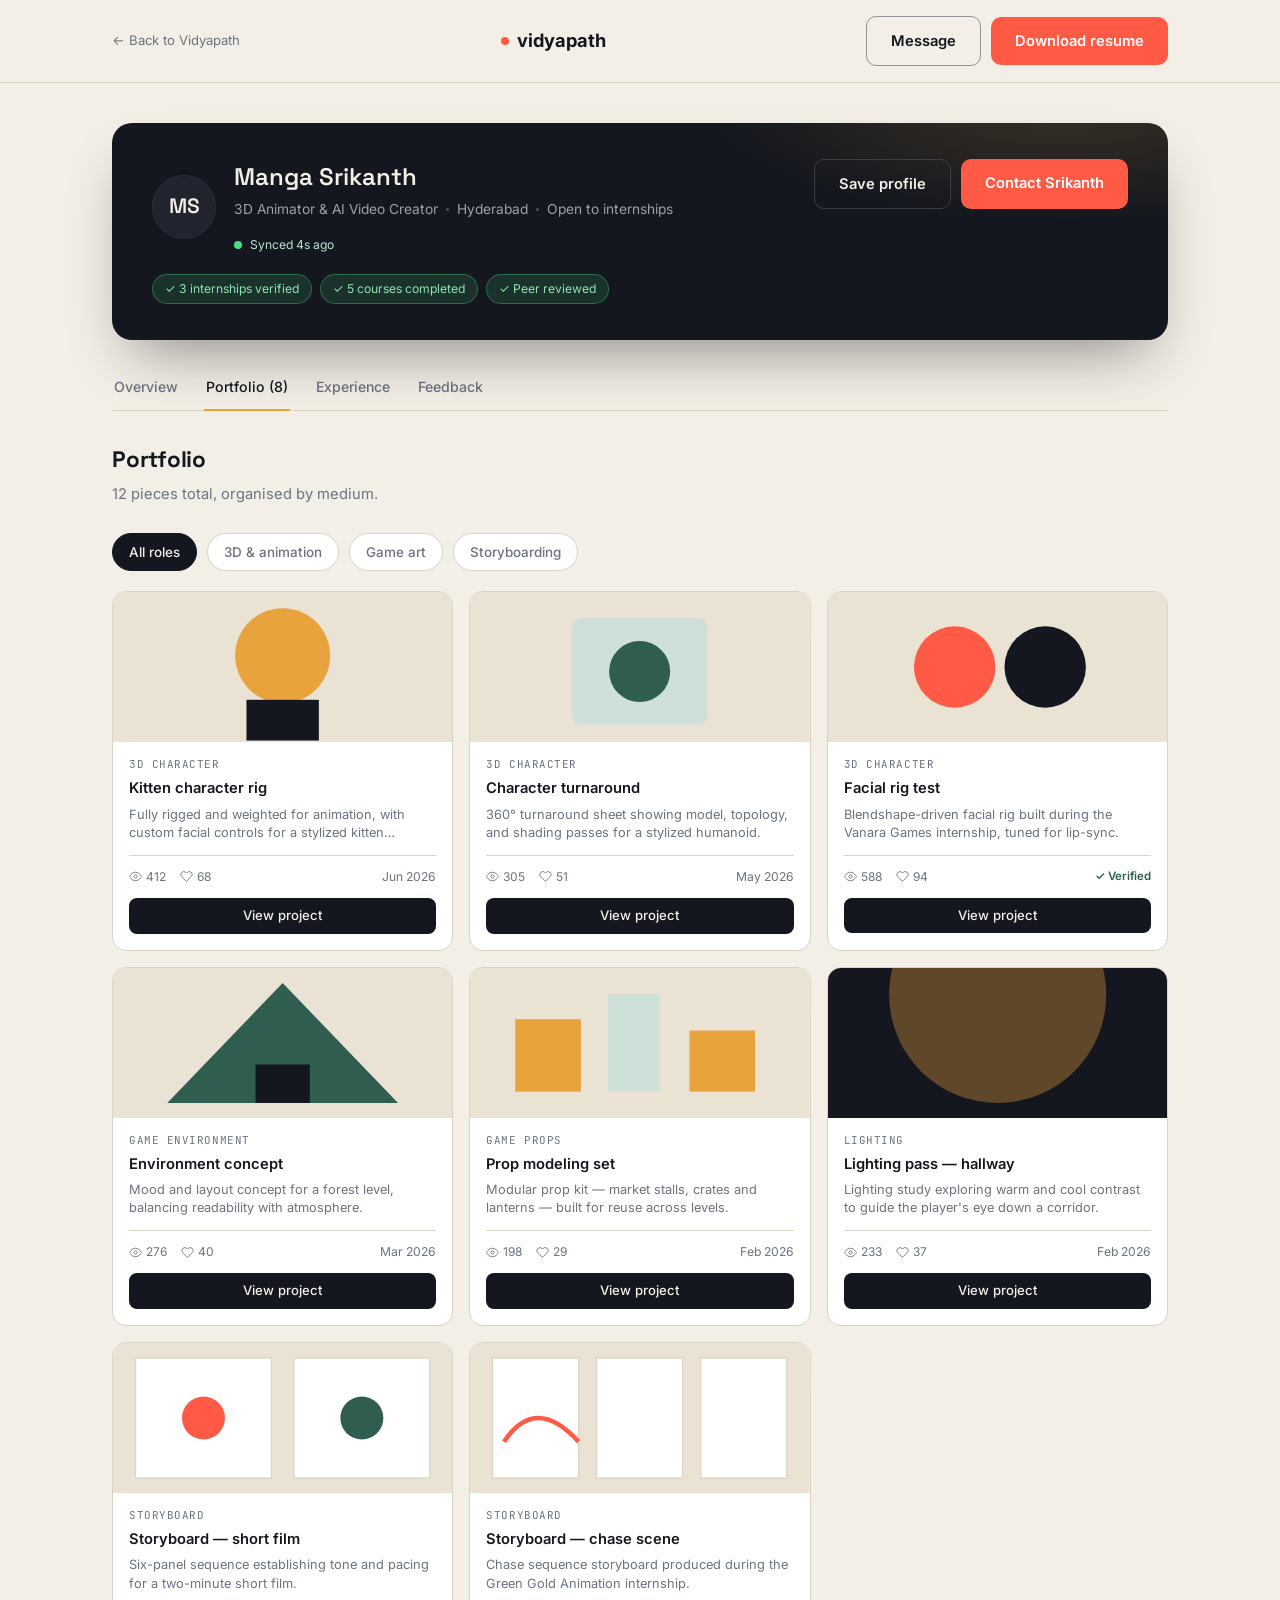
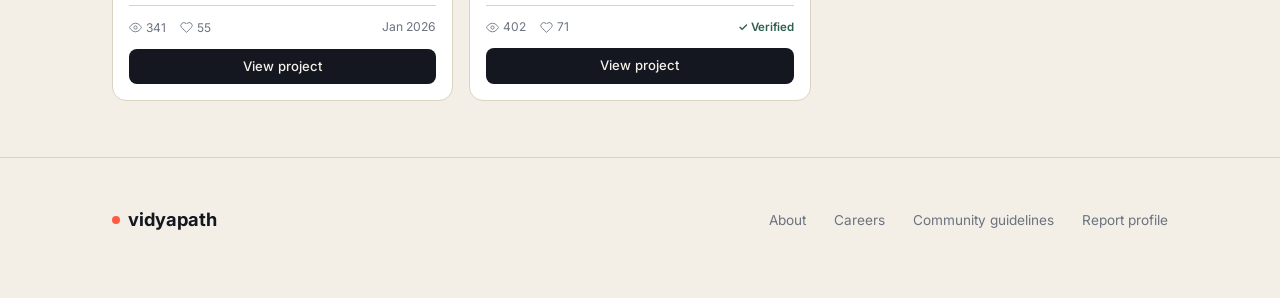
<file: profile-portfolio.html>
<!DOCTYPE html>
<html lang="en">
<head>
<meta charset="UTF-8">
<meta name="viewport" content="width=device-width, initial-scale=1.0">
<title>Manga Srikanth — Portfolio — Vidyapath</title>
<link rel="preconnect" href="https://fonts.googleapis.com">
<link rel="preconnect" href="https://fonts.gstatic.com" crossorigin>
<link href="https://fonts.googleapis.com/css2?family=Space+Grotesk:wght@400;500;600;700&family=Inter:wght@400;500;600&family=JetBrains+Mono:wght@400;500&display=swap" rel="stylesheet">
<link rel="stylesheet" href="assets/vidyapath.css">
</head>
<body>

<nav class="public-nav">
  <div class="public-nav-inner">
    <a href="index.html" class="back-link" style="margin-bottom:0;">&larr; Back to Vidyapath</a>
    <div class="logo"><span class="dot"></span>vidyapath</div>
    <div class="public-nav-actions">
      <a href="#" class="btn-ghost">Message</a>
      <a href="#" class="btn-primary">Download resume</a>
    </div>
  </div>
</nav>

<div class="wrap">

  <div class="profile-hero">
    <div class="profile-top">
      <div class="profile-id">
        <div class="profile-avatar">MS</div>
        <div>
          <div class="profile-name">Manga Srikanth</div>
          <div class="profile-meta">
            <span>3D Animator &amp; AI Video Creator</span>
            <span class="profile-dot"></span>
            <span>Hyderabad</span>
            <span class="profile-dot"></span>
            <span>Open to internships</span>
          </div>
          <div class="profile-sync sync-badge"><span class="pulse"></span>Synced 4s ago</div>
        </div>
      </div>
      <div class="profile-actions">
        <a href="#" class="btn-ghost">Save profile</a>
        <a href="#" class="btn-primary">Contact Srikanth</a>
      </div>
    </div>
    <div class="vbadge-row">
      <span class="vbadge">&#10003; 3 internships verified</span>
      <span class="vbadge">&#10003; 5 courses completed</span>
      <span class="vbadge">&#10003; Peer reviewed</span>
    </div>
  </div>

  <div class="profile-tabs">
    <a href="profile-overview.html" class="profile-tab">Overview</a>
    <a href="profile-portfolio.html" class="profile-tab active">Portfolio (8)</a>
    <a href="profile-experience.html" class="profile-tab">Experience</a>
    <a href="profile-feedback.html" class="profile-tab">Feedback</a>
  </div>

  <div class="page-head" style="margin-top:0;">
    <div>
      <h1 style="font-size:1.4rem;">Portfolio</h1>
      <p>12 pieces total, organised by medium.</p>
    </div>
  </div>

  <div class="filter-bar" id="filters">
    <div class="filter-chip active" data-f="all">All roles</div>
    <div class="filter-chip" data-f="3d">3D &amp; animation</div>
    <div class="filter-chip" data-f="game">Game art</div>
    <div class="filter-chip" data-f="story">Storyboarding</div>
  </div>

  <div class="public-grid" id="piece-grid" style="margin-bottom:56px;">

    <div class="public-piece" data-cat="3d">
      <div class="public-thumb">
        <svg viewBox="0 0 300 150" preserveAspectRatio="xMidYMid slice"><rect width="300" height="150" fill="#EAE3D3"/><circle cx="150" cy="65" r="42" fill="#E8A33D"/><rect x="118" y="104" width="64" height="36" fill="#14171F"/></svg>
        <div class="thumb-overlay"><span>View project &rarr;</span></div>
      </div>
      <div class="public-body">
        <div class="piece-tag">3D character</div>
        <div class="piece-title">Kitten character rig</div>
        <p class="piece-desc">Fully rigged and weighted for animation, with custom facial controls for a stylized kitten character.</p>
        <div class="piece-stats">
          <span class="piece-stat"><svg viewBox="0 0 24 24" fill="none" stroke-width="1.6"><path d="M1 12s4-8 11-8 11 8 11 8-4 8-11 8-11-8-11-8z"/><circle cx="12" cy="12" r="3"/></svg>412</span>
          <span class="piece-stat"><svg viewBox="0 0 24 24" fill="none" stroke-width="1.6"><path d="M20.8 4.6a5.5 5.5 0 0 0-7.8 0L12 5.6l-1-1a5.5 5.5 0 1 0-7.8 7.8l1 1L12 21l7.8-7.8 1-1a5.5 5.5 0 0 0 0-7.8z"/></svg>68</span>
          <span class="piece-date" style="margin-left:auto;">Jun 2026</span>
        </div>
        <a href="#" class="piece-view-btn">View project</a>
      </div>
    </div>

    <div class="public-piece" data-cat="3d">
      <div class="public-thumb">
        <svg viewBox="0 0 300 150" preserveAspectRatio="xMidYMid slice"><rect width="300" height="150" fill="#EAE3D3"/><rect x="90" y="32" width="120" height="94" rx="8" fill="#CFE0D8"/><circle cx="150" cy="79" r="27" fill="#2F5D50"/></svg>
        <div class="thumb-overlay"><span>View project &rarr;</span></div>
      </div>
      <div class="public-body">
        <div class="piece-tag">3D character</div>
        <div class="piece-title">Character turnaround</div>
        <p class="piece-desc">360&deg; turnaround sheet showing model, topology, and shading passes for a stylized humanoid.</p>
        <div class="piece-stats">
          <span class="piece-stat"><svg viewBox="0 0 24 24" fill="none" stroke-width="1.6"><path d="M1 12s4-8 11-8 11 8 11 8-4 8-11 8-11-8-11-8z"/><circle cx="12" cy="12" r="3"/></svg>305</span>
          <span class="piece-stat"><svg viewBox="0 0 24 24" fill="none" stroke-width="1.6"><path d="M20.8 4.6a5.5 5.5 0 0 0-7.8 0L12 5.6l-1-1a5.5 5.5 0 1 0-7.8 7.8l1 1L12 21l7.8-7.8 1-1a5.5 5.5 0 0 0 0-7.8z"/></svg>51</span>
          <span class="piece-date" style="margin-left:auto;">May 2026</span>
        </div>
        <a href="#" class="piece-view-btn">View project</a>
      </div>
    </div>

    <div class="public-piece" data-cat="3d">
      <div class="public-thumb">
        <svg viewBox="0 0 300 150" preserveAspectRatio="xMidYMid slice"><rect width="300" height="150" fill="#EAE3D3"/><circle cx="112" cy="75" r="36" fill="#FF5A46"/><circle cx="192" cy="75" r="36" fill="#14171F"/></svg>
        <div class="thumb-overlay"><span>View project &rarr;</span></div>
      </div>
      <div class="public-body">
        <div class="piece-tag">3D character</div>
        <div class="piece-title">Facial rig test</div>
        <p class="piece-desc">Blendshape-driven facial rig built during the Vanara Games internship, tuned for lip-sync.</p>
        <div class="piece-stats">
          <span class="piece-stat"><svg viewBox="0 0 24 24" fill="none" stroke-width="1.6"><path d="M1 12s4-8 11-8 11 8 11 8-4 8-11 8-11-8-11-8z"/><circle cx="12" cy="12" r="3"/></svg>588</span>
          <span class="piece-stat"><svg viewBox="0 0 24 24" fill="none" stroke-width="1.6"><path d="M20.8 4.6a5.5 5.5 0 0 0-7.8 0L12 5.6l-1-1a5.5 5.5 0 1 0-7.8 7.8l1 1L12 21l7.8-7.8 1-1a5.5 5.5 0 0 0 0-7.8z"/></svg>94</span>
          <span class="mini-verified" style="margin-left:auto;">&#10003; Verified</span>
        </div>
        <a href="#" class="piece-view-btn">View project</a>
      </div>
    </div>

    <div class="public-piece" data-cat="game">
      <div class="public-thumb">
        <svg viewBox="0 0 300 150" preserveAspectRatio="xMidYMid slice"><rect width="300" height="150" fill="#EAE3D3"/><polygon points="150,22 252,128 48,128" fill="#2F5D50"/><rect x="126" y="94" width="48" height="34" fill="#14171F"/></svg>
        <div class="thumb-overlay"><span>View project &rarr;</span></div>
      </div>
      <div class="public-body">
        <div class="piece-tag">Game environment</div>
        <div class="piece-title">Environment concept</div>
        <p class="piece-desc">Mood and layout concept for a forest level, balancing readability with atmosphere.</p>
        <div class="piece-stats">
          <span class="piece-stat"><svg viewBox="0 0 24 24" fill="none" stroke-width="1.6"><path d="M1 12s4-8 11-8 11 8 11 8-4 8-11 8-11-8-11-8z"/><circle cx="12" cy="12" r="3"/></svg>276</span>
          <span class="piece-stat"><svg viewBox="0 0 24 24" fill="none" stroke-width="1.6"><path d="M20.8 4.6a5.5 5.5 0 0 0-7.8 0L12 5.6l-1-1a5.5 5.5 0 1 0-7.8 7.8l1 1L12 21l7.8-7.8 1-1a5.5 5.5 0 0 0 0-7.8z"/></svg>40</span>
          <span class="piece-date" style="margin-left:auto;">Mar 2026</span>
        </div>
        <a href="#" class="piece-view-btn">View project</a>
      </div>
    </div>

    <div class="public-piece" data-cat="game">
      <div class="public-thumb">
        <svg viewBox="0 0 300 150" preserveAspectRatio="xMidYMid slice"><rect width="300" height="150" fill="#EAE3D3"/><rect x="40" y="54" width="58" height="64" fill="#E8A33D"/><rect x="122" y="32" width="46" height="86" fill="#CFE0D8"/><rect x="194" y="64" width="58" height="54" fill="#E8A33D"/></svg>
        <div class="thumb-overlay"><span>View project &rarr;</span></div>
      </div>
      <div class="public-body">
        <div class="piece-tag">Game props</div>
        <div class="piece-title">Prop modeling set</div>
        <p class="piece-desc">Modular prop kit &mdash; market stalls, crates and lanterns &mdash; built for reuse across levels.</p>
        <div class="piece-stats">
          <span class="piece-stat"><svg viewBox="0 0 24 24" fill="none" stroke-width="1.6"><path d="M1 12s4-8 11-8 11 8 11 8-4 8-11 8-11-8-11-8z"/><circle cx="12" cy="12" r="3"/></svg>198</span>
          <span class="piece-stat"><svg viewBox="0 0 24 24" fill="none" stroke-width="1.6"><path d="M20.8 4.6a5.5 5.5 0 0 0-7.8 0L12 5.6l-1-1a5.5 5.5 0 1 0-7.8 7.8l1 1L12 21l7.8-7.8 1-1a5.5 5.5 0 0 0 0-7.8z"/></svg>29</span>
          <span class="piece-date" style="margin-left:auto;">Feb 2026</span>
        </div>
        <a href="#" class="piece-view-btn">View project</a>
      </div>
    </div>

    <div class="public-piece" data-cat="game">
      <div class="public-thumb">
        <svg viewBox="0 0 300 150" preserveAspectRatio="xMidYMid slice"><rect width="300" height="150" fill="#14171F"/><circle cx="150" cy="32" r="96" fill="#E8A33D" opacity="0.35"/></svg>
        <div class="thumb-overlay"><span>View project &rarr;</span></div>
      </div>
      <div class="public-body">
        <div class="piece-tag">Lighting</div>
        <div class="piece-title">Lighting pass — hallway</div>
        <p class="piece-desc">Lighting study exploring warm and cool contrast to guide the player's eye down a corridor.</p>
        <div class="piece-stats">
          <span class="piece-stat"><svg viewBox="0 0 24 24" fill="none" stroke-width="1.6"><path d="M1 12s4-8 11-8 11 8 11 8-4 8-11 8-11-8-11-8z"/><circle cx="12" cy="12" r="3"/></svg>233</span>
          <span class="piece-stat"><svg viewBox="0 0 24 24" fill="none" stroke-width="1.6"><path d="M20.8 4.6a5.5 5.5 0 0 0-7.8 0L12 5.6l-1-1a5.5 5.5 0 1 0-7.8 7.8l1 1L12 21l7.8-7.8 1-1a5.5 5.5 0 0 0 0-7.8z"/></svg>37</span>
          <span class="piece-date" style="margin-left:auto;">Feb 2026</span>
        </div>
        <a href="#" class="piece-view-btn">View project</a>
      </div>
    </div>

    <div class="public-piece" data-cat="story">
      <div class="public-thumb">
        <svg viewBox="0 0 300 150" preserveAspectRatio="xMidYMid slice"><rect width="300" height="150" fill="#EAE3D3"/><rect x="20" y="22" width="120" height="106" fill="white" stroke="#DAD3C3"/><rect x="160" y="22" width="120" height="106" fill="white" stroke="#DAD3C3"/><circle cx="80" cy="75" r="19" fill="#FF5A46"/><circle cx="220" cy="75" r="19" fill="#2F5D50"/></svg>
        <div class="thumb-overlay"><span>View project &rarr;</span></div>
      </div>
      <div class="public-body">
        <div class="piece-tag">Storyboard</div>
        <div class="piece-title">Storyboard — short film</div>
        <p class="piece-desc">Six-panel sequence establishing tone and pacing for a two-minute short film.</p>
        <div class="piece-stats">
          <span class="piece-stat"><svg viewBox="0 0 24 24" fill="none" stroke-width="1.6"><path d="M1 12s4-8 11-8 11 8 11 8-4 8-11 8-11-8-11-8z"/><circle cx="12" cy="12" r="3"/></svg>341</span>
          <span class="piece-stat"><svg viewBox="0 0 24 24" fill="none" stroke-width="1.6"><path d="M20.8 4.6a5.5 5.5 0 0 0-7.8 0L12 5.6l-1-1a5.5 5.5 0 1 0-7.8 7.8l1 1L12 21l7.8-7.8 1-1a5.5 5.5 0 0 0 0-7.8z"/></svg>55</span>
          <span class="piece-date" style="margin-left:auto;">Jan 2026</span>
        </div>
        <a href="#" class="piece-view-btn">View project</a>
      </div>
    </div>

    <div class="public-piece" data-cat="story">
      <div class="public-thumb">
        <svg viewBox="0 0 300 150" preserveAspectRatio="xMidYMid slice"><rect width="300" height="150" fill="#EAE3D3"/><rect x="20" y="22" width="76" height="106" fill="white" stroke="#DAD3C3"/><rect x="112" y="22" width="76" height="106" fill="white" stroke="#DAD3C3"/><rect x="204" y="22" width="76" height="106" fill="white" stroke="#DAD3C3"/><path d="M30 96 Q58 54 96 96" stroke="#FF5A46" stroke-width="4" fill="none"/></svg>
        <div class="thumb-overlay"><span>View project &rarr;</span></div>
      </div>
      <div class="public-body">
        <div class="piece-tag">Storyboard</div>
        <div class="piece-title">Storyboard — chase scene</div>
        <p class="piece-desc">Chase sequence storyboard produced during the Green Gold Animation internship.</p>
        <div class="piece-stats">
          <span class="piece-stat"><svg viewBox="0 0 24 24" fill="none" stroke-width="1.6"><path d="M1 12s4-8 11-8 11 8 11 8-4 8-11 8-11-8-11-8z"/><circle cx="12" cy="12" r="3"/></svg>402</span>
          <span class="piece-stat"><svg viewBox="0 0 24 24" fill="none" stroke-width="1.6"><path d="M20.8 4.6a5.5 5.5 0 0 0-7.8 0L12 5.6l-1-1a5.5 5.5 0 1 0-7.8 7.8l1 1L12 21l7.8-7.8 1-1a5.5 5.5 0 0 0 0-7.8z"/></svg>71</span>
          <span class="mini-verified" style="margin-left:auto;">&#10003; Verified</span>
        </div>
        <a href="#" class="piece-view-btn">View project</a>
      </div>
    </div>

  </div>

</div>

<footer class="site-footer">
  <div class="wrap footer-inner">
    <div class="logo"><span class="dot"></span>vidyapath</div>
    <ul class="footer-links"><li>About</li><li>Careers</li><li>Community guidelines</li><li>Report profile</li></ul>
  </div>
</footer>

<script>
  document.querySelectorAll('.piece-stat svg, .thumb-overlay svg').forEach(function(svg){
    svg.setAttribute('stroke', 'currentColor');
  });
  var filters = document.querySelectorAll('#filters .filter-chip');
  var pieces = document.querySelectorAll('#piece-grid .public-piece');
  filters.forEach(function(chip){
    chip.addEventListener('click', function(){
      filters.forEach(function(c){ c.classList.remove('active'); });
      chip.classList.add('active');
      var f = chip.getAttribute('data-f');
      pieces.forEach(function(p){
        p.style.display = (f === 'all' || p.getAttribute('data-cat') === f) ? '' : 'none';
      });
    });
  });
</script>

</body>
</html>
</file>
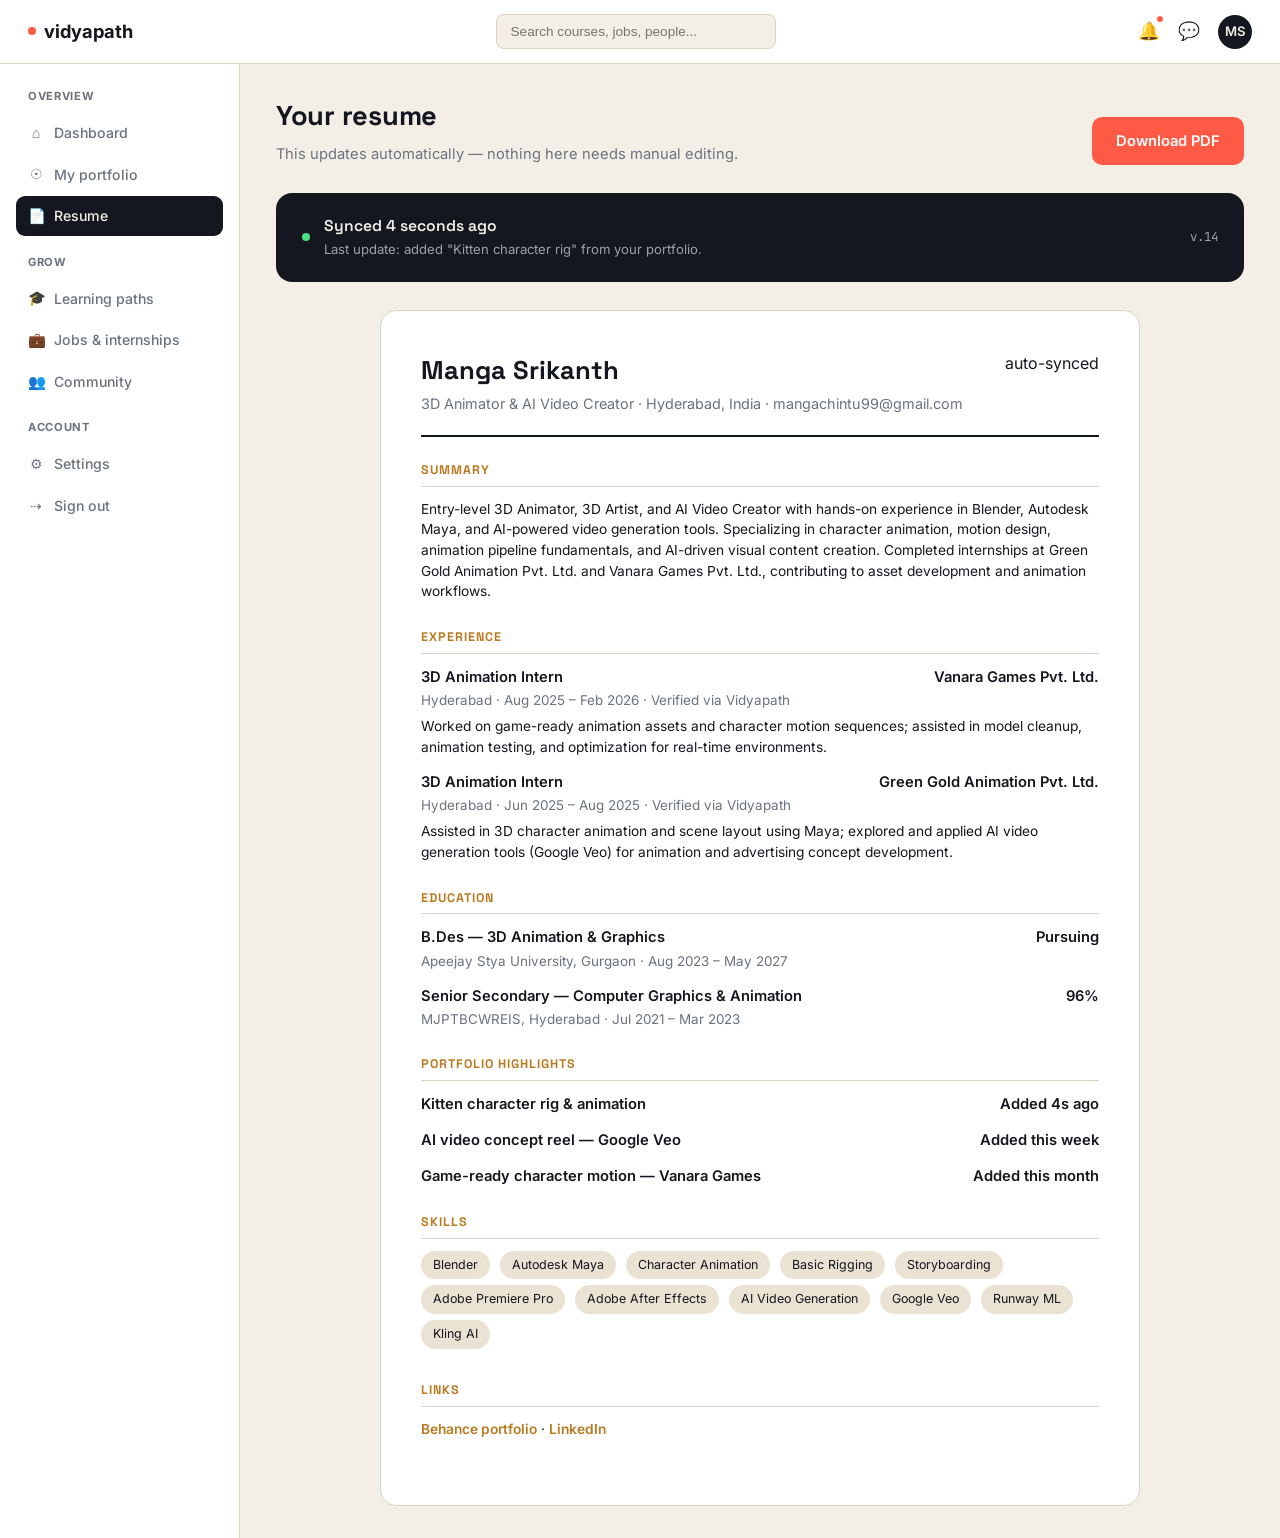
<file: resume.html>
<!DOCTYPE html>
<html lang="en">
<head>
<meta charset="UTF-8">
<meta name="viewport" content="width=device-width, initial-scale=1.0">
<title>Vidyapath — Resume</title>
<link rel="preconnect" href="https://fonts.googleapis.com">
<link rel="preconnect" href="https://fonts.gstatic.com" crossorigin>
<link href="https://fonts.googleapis.com/css2?family=Space+Grotesk:wght@400;500;600;700&family=Inter:wght@400;500;600&family=JetBrains+Mono:wght@400;500&display=swap" rel="stylesheet">
<link rel="stylesheet" href="assets/vidyapath.css">
</head>
<body>

<div class="topbar">
  <a href="index.html" class="logo"><span class="dot"></span>vidyapath</a>
  <input class="top-search" type="text" placeholder="Search courses, jobs, people...">
  <div class="top-right">
    <div class="icon-btn">&#128276;<span class="badge-dot"></span></div>
    <div class="icon-btn">&#128172;</div>
    <a href="index.html" class="avatar-btn">MS</a>
  </div>
</div>

<div class="shell">
  <aside class="sidebar">
    <div class="side-label">Overview</div>
    <a href="dashboard.html" class="side-link"><span class="ico">&#8962;</span>Dashboard</a>
    <a href="portfolio.html" class="side-link"><span class="ico">&#9737;</span>My portfolio</a>
    <a href="resume.html" class="side-link active"><span class="ico">&#128196;</span>Resume</a>

    <div class="side-label">Grow</div>
    <a href="learning.html" class="side-link"><span class="ico">&#127891;</span>Learning paths</a>
    <a href="jobs.html" class="side-link"><span class="ico">&#128188;</span>Jobs &amp; internships</a>
    <a href="community.html" class="side-link"><span class="ico">&#128101;</span>Community</a>

    <div class="side-label">Account</div>
    <a href="#" class="side-link"><span class="ico">&#9881;</span>Settings</a>
    <a href="index.html" class="side-link"><span class="ico">&#8674;</span>Sign out</a>
  </aside>

  <main class="main">
    <div class="page-head">
      <div>
        <h1>Your resume</h1>
        <p>This updates automatically — nothing here needs manual editing.</p>
      </div>
      <a href="#" class="btn-primary">Download PDF</a>
    </div>

    <div class="sync-banner">
      <div class="sync-left">
        <span class="pulse"></span>
        <div><h3>Synced 4 seconds ago</h3><p>Last update: added "Kitten character rig" from your portfolio.</p></div>
      </div>
      <span class="mono" style="font-size:0.78rem;color:#9AA1AE;">v.14</span>
    </div>

    <div class="resume-doc">
      <div class="resume-doc-head">
        <div>
          <h1>Manga Srikanth</h1>
          <p>3D Animator &amp; AI Video Creator &middot; Hyderabad, India &middot; mangachintu99@gmail.com</p>
        </div>
        <span class="tag">auto-synced</span>
      </div>

      <div class="resume-doc-section">
        <h2>Summary</h2>
        <p class="resume-entry-desc">Entry-level 3D Animator, 3D Artist, and AI Video Creator with hands-on experience in Blender, Autodesk Maya, and AI-powered video generation tools. Specializing in character animation, motion design, animation pipeline fundamentals, and AI-driven visual content creation. Completed internships at Green Gold Animation Pvt. Ltd. and Vanara Games Pvt. Ltd., contributing to asset development and animation workflows.</p>
      </div>

      <div class="resume-doc-section">
        <h2>Experience</h2>
        <div class="resume-entry">
          <div class="resume-entry-top"><span>3D Animation Intern</span><span>Vanara Games Pvt. Ltd.</span></div>
          <div class="resume-entry-sub">Hyderabad &middot; Aug 2025 &ndash; Feb 2026 &middot; Verified via Vidyapath</div>
          <p class="resume-entry-desc">Worked on game-ready animation assets and character motion sequences; assisted in model cleanup, animation testing, and optimization for real-time environments.</p>
        </div>
        <div class="resume-entry">
          <div class="resume-entry-top"><span>3D Animation Intern</span><span>Green Gold Animation Pvt. Ltd.</span></div>
          <div class="resume-entry-sub">Hyderabad &middot; Jun 2025 &ndash; Aug 2025 &middot; Verified via Vidyapath</div>
          <p class="resume-entry-desc">Assisted in 3D character animation and scene layout using Maya; explored and applied AI video generation tools (Google Veo) for animation and advertising concept development.</p>
        </div>
      </div>

      <div class="resume-doc-section">
        <h2>Education</h2>
        <div class="resume-entry">
          <div class="resume-entry-top"><span>B.Des &mdash; 3D Animation &amp; Graphics</span><span>Pursuing</span></div>
          <div class="resume-entry-sub">Apeejay Stya University, Gurgaon &middot; Aug 2023 &ndash; May 2027</div>
        </div>
        <div class="resume-entry">
          <div class="resume-entry-top"><span>Senior Secondary &mdash; Computer Graphics &amp; Animation</span><span>96%</span></div>
          <div class="resume-entry-sub">MJPTBCWREIS, Hyderabad &middot; Jul 2021 &ndash; Mar 2023</div>
        </div>
      </div>

      <div class="resume-doc-section">
        <h2>Portfolio highlights</h2>
        <div class="resume-entry">
          <div class="resume-entry-top"><span>Kitten character rig &amp; animation</span><span>Added 4s ago</span></div>
        </div>
        <div class="resume-entry">
          <div class="resume-entry-top"><span>AI video concept reel &mdash; Google Veo</span><span>Added this week</span></div>
        </div>
        <div class="resume-entry">
          <div class="resume-entry-top"><span>Game-ready character motion &mdash; Vanara Games</span><span>Added this month</span></div>
        </div>
      </div>

      <div class="resume-doc-section">
        <h2>Skills</h2>
        <span class="skill-pill">Blender</span>
        <span class="skill-pill">Autodesk Maya</span>
        <span class="skill-pill">Character Animation</span>
        <span class="skill-pill">Basic Rigging</span>
        <span class="skill-pill">Storyboarding</span>
        <span class="skill-pill">Adobe Premiere Pro</span>
        <span class="skill-pill">Adobe After Effects</span>
        <span class="skill-pill">AI Video Generation</span>
        <span class="skill-pill">Google Veo</span>
        <span class="skill-pill">Runway ML</span>
        <span class="skill-pill">Kling AI</span>
      </div>

      <div class="resume-doc-section">
        <h2>Links</h2>
        <p class="resume-entry-desc">
          <a href="https://www.behance.net/mangasrikanth" class="link">Behance portfolio</a> &middot;
          <a href="https://www.linkedin.com/in/manga-srikanth-44334b296/" class="link">LinkedIn</a>
        </p>
      </div>
    </div>
  </main>
</div>

</body>
</html>
</file>
<file: assets/vidyapath.css>
/* =====================================================================
   Vidyapath shared design system
   Import this once (e.g. in __root.tsx) so tokens are available everywhere.
   ===================================================================== */
:root{
  --ink:#14171F; --ink-soft:#20242F; --paper:#F3EFE6; --paper-2:#EAE3D3;
  --marigold:#E8A33D; --marigold-dark:#B97A22; --coral:#FF5A46; --teal:#2F5D50;
  --teal-light:#CFE0D8; --slate:#6B7280; --line:#DAD3C3; --line-dark:#33384280;
}
*{margin:0;padding:0;box-sizing:border-box;}
html{scroll-behavior:smooth;}
body{font-family:'Inter',sans-serif;background:var(--paper);color:var(--ink);line-height:1.5;overflow-x:hidden;}
h1,h2,h3,.display{font-family:'Space Grotesk',sans-serif;}
.mono{font-family:'JetBrains Mono',monospace;}
a{color:inherit;text-decoration:none;}
img,svg{display:block;}
.wrap{max-width:1120px;margin:0 auto;padding:0 32px;}

.logo{font-size:1.15rem;font-weight:700;display:flex;align-items:center;gap:8px;}
.logo .dot{width:8px;height:8px;border-radius:50%;background:var(--coral);}

.btn-primary{
  background:var(--coral);color:white;padding:13px 24px;border-radius:10px;
  font-weight:600;font-size:0.92rem;transition:transform .2s ease, box-shadow .2s ease;
  display:inline-block;border:none;cursor:pointer;
}
.btn-primary:hover{transform:translateY(-2px);box-shadow:0 10px 24px -8px rgba(255,90,70,0.5);}
.btn-ghost{
  border:1px solid var(--line-dark);color:var(--ink);padding:13px 24px;border-radius:10px;
  font-weight:600;font-size:0.92rem;transition:background .2s ease;background:transparent;cursor:pointer;
}
.btn-ghost:hover{background:var(--paper-2);}

.pulse{width:8px;height:8px;border-radius:50%;background:#4ADE80;animation:pulse 2s infinite;flex-shrink:0;}
@keyframes pulse{
  0%{box-shadow:0 0 0 0 rgba(74,222,128,0.55);}
  70%{box-shadow:0 0 0 8px rgba(74,222,128,0);}
  100%{box-shadow:0 0 0 0 rgba(74,222,128,0);}
}
@media (prefers-reduced-motion: reduce){.pulse,.resume-item{animation:none !important;opacity:1 !important;}}

/* ===== LANDING ===== */
nav.site-nav{position:sticky;top:0;z-index:50;background:rgba(243,239,230,0.9);backdrop-filter:blur(8px);border-bottom:1px solid var(--line);}
.nav-inner{display:flex;align-items:center;justify-content:space-between;padding:20px 32px;max-width:1120px;margin:0 auto;}
.nav-links{display:flex;gap:32px;list-style:none;align-items:center;}
.nav-links a{font-size:0.92rem;font-weight:500;color:var(--slate);transition:color .2s;cursor:pointer;}
.nav-links a:hover{color:var(--ink);}
.nav-cta{background:var(--ink);color:var(--paper);padding:10px 20px;border-radius:100px;font-size:0.88rem;font-weight:600;transition:transform .2s ease, background .2s ease;cursor:pointer;}
.nav-cta:hover{background:var(--coral);transform:translateY(-1px);}
@media(max-width:760px){.nav-links{display:none;}}

.hero{padding:88px 0 96px;display:grid;grid-template-columns:1.05fr 0.95fr;gap:56px;align-items:center;}
@media(max-width:900px){.hero{grid-template-columns:1fr;padding:56px 0;}}
.eyebrow{display:inline-flex;align-items:center;gap:8px;font-size:0.78rem;font-weight:500;letter-spacing:0.02em;color:var(--teal);background:var(--teal-light);padding:6px 14px;border-radius:100px;margin-bottom:24px;}
.eyebrow .dot{width:6px;height:6px;border-radius:50%;background:var(--teal);}
.hero h1{font-size:clamp(2.4rem,4.4vw,3.6rem);font-weight:700;letter-spacing:-0.02em;line-height:1.06;margin-bottom:22px;}
.hero h1 em{font-style:normal;color:var(--marigold-dark);}
.hero p.lede{font-size:1.08rem;color:var(--slate);max-width:480px;margin-bottom:32px;}
.hero-ctas{display:flex;gap:14px;flex-wrap:wrap;margin-bottom:40px;}
.hero-note{font-size:0.85rem;color:var(--slate);display:flex;align-items:center;gap:10px;}
.avatars{display:flex;}
.avatars span{width:26px;height:26px;border-radius:50%;border:2px solid var(--paper);margin-left:-8px;display:inline-block;}
.avatars span:first-child{margin-left:0;}

.resume-card{background:var(--ink);color:var(--paper);border-radius:20px;padding:28px;position:relative;box-shadow:0 30px 60px -20px rgba(20,23,31,0.45);}
.resume-card::before{content:'';position:absolute;inset:0;border-radius:20px;background:radial-gradient(600px 200px at 90% -10%, rgba(232,163,61,0.18), transparent 60%);pointer-events:none;}
.resume-top{display:flex;justify-content:space-between;align-items:center;margin-bottom:22px;}
.sync-badge{display:flex;align-items:center;gap:8px;font-size:0.76rem;color:#B9E4D0;}
.resume-name{font-size:1.25rem;font-weight:600;font-family:'Space Grotesk',sans-serif;}
.resume-role{font-size:0.85rem;color:#9AA1AE;margin-top:2px;}
.resume-section-label{font-size:0.7rem;text-transform:uppercase;letter-spacing:0.08em;color:#7C8494;margin:20px 0 10px;}
.resume-item{display:flex;justify-content:space-between;align-items:center;padding:10px 0;border-top:1px solid #2B2F3A;font-size:0.86rem;opacity:0;animation:fadein 0.5s ease forwards;}
.resume-item span.check{color:#4ADE80;font-size:0.8rem;}
@keyframes fadein{to{opacity:1;}}
.r-items .resume-item:nth-child(1){animation-delay:0.4s;}
.r-items .resume-item:nth-child(2){animation-delay:0.7s;}
.r-items .resume-item:nth-child(3){animation-delay:1.0s;}
.r-items .resume-item:nth-child(4){animation-delay:1.3s;}
.resume-footer{margin-top:22px;padding-top:16px;border-top:1px solid #2B2F3A;display:flex;justify-content:space-between;align-items:center;}
.resume-footer .tag{font-size:0.72rem;background:rgba(232,163,61,0.15);color:var(--marigold);padding:4px 10px;border-radius:100px;}

.stats{border-top:1px solid var(--line);border-bottom:1px solid var(--line);padding:36px 0;}
.stats-inner{display:grid;grid-template-columns:repeat(4,1fr);gap:24px;text-align:left;}
@media(max-width:760px){.stats-inner{grid-template-columns:repeat(2,1fr);}}
.stat-num{font-size:1.9rem;font-weight:700;font-family:'Space Grotesk',sans-serif;}
.stat-label{font-size:0.82rem;color:var(--slate);margin-top:2px;}

.section{padding:96px 0;}
.section-head{max-width:560px;margin-bottom:56px;}
.section-kicker{font-size:0.78rem;font-weight:600;color:var(--coral);text-transform:uppercase;letter-spacing:0.08em;margin-bottom:14px;}
.section-head h2{font-size:clamp(1.7rem,3vw,2.3rem);font-weight:700;letter-spacing:-0.02em;margin-bottom:14px;}
.section-head p{color:var(--slate);font-size:1.02rem;}

.pipeline{display:flex;flex-direction:column;border:1px solid var(--line);border-radius:20px;overflow:hidden;background:white;}
.p-row{display:grid;grid-template-columns:64px 1fr 1.3fr;gap:24px;padding:32px;border-bottom:1px solid var(--line);align-items:center;}
.p-row:last-child{border-bottom:none;}
@media(max-width:760px){.p-row{grid-template-columns:44px 1fr;}.p-row .p-visual{display:none;}}
.p-index{font-family:'JetBrains Mono',monospace;font-size:0.85rem;color:var(--slate);width:40px;height:40px;border-radius:10px;background:var(--paper-2);display:flex;align-items:center;justify-content:center;}
.p-body h3{font-size:1.15rem;font-weight:600;margin-bottom:6px;}
.p-body p{color:var(--slate);font-size:0.94rem;max-width:420px;}
.p-tag{display:inline-block;margin-top:10px;font-size:0.72rem;font-family:'JetBrains Mono',monospace;color:var(--teal);background:var(--teal-light);padding:3px 10px;border-radius:100px;}
.p-visual{height:100%;min-height:80px;border-radius:12px;background:linear-gradient(135deg, var(--paper-2), var(--paper));display:flex;align-items:center;justify-content:center;font-size:0.78rem;color:var(--slate);border:1px dashed var(--line-dark);transition:border-color .15s ease, color .15s ease;}
.p-visual:hover{border-color:var(--marigold);border-style:solid;color:var(--ink);}

/* Simplified homepage nav: menu button beside logo */
.nav-left{display:flex;align-items:center;gap:12px;}
.menu-toggle{width:36px;height:36px;border-radius:8px;border:1px solid var(--line);background:var(--paper);display:flex;align-items:center;justify-content:center;cursor:pointer;flex-shrink:0;}
.menu-toggle svg{width:17px;height:17px;stroke:var(--ink);}
.menu-toggle:hover{border-color:var(--line-dark);}
.mobile-menu{
  position:fixed;top:0;left:0;bottom:0;width:280px;max-width:80vw;
  background:var(--paper);border-right:1px solid var(--line);
  display:flex;flex-direction:column;padding:80px 28px 24px;
  box-shadow:24px 0 40px -24px rgba(20,23,31,0.35);
  transform:translateX(-100%);transition:transform .28s ease;
  z-index:70;
}
.mobile-menu.open{transform:translateX(0);}
.mobile-menu-close{
  position:absolute;top:20px;right:20px;width:36px;height:36px;
  border:1px solid var(--line);border-radius:8px;background:var(--paper);
  font-size:1.4rem;line-height:1;color:var(--ink);cursor:pointer;
}
.mobile-menu-close:hover{border-color:var(--line-dark);}
.mobile-menu a{padding:14px 4px;font-size:0.95rem;color:var(--slate);border-bottom:1px solid var(--line);}
.mobile-menu a:last-child{border-bottom:none;}
.mobile-menu a:hover{color:var(--ink);}
.menu-backdrop{
  position:fixed;inset:0;background:rgba(20,23,31,0.4);
  opacity:0;pointer-events:none;transition:opacity .28s ease;z-index:60;
}
.menu-backdrop.open{opacity:1;pointer-events:auto;}
@media (prefers-reduced-motion: reduce){.mobile-menu,.menu-backdrop{transition:none;}}

/* Simplified quick-links strip, replaces the old pillar/compare/pricing/testimonial blocks */
.quick-links{display:grid;grid-template-columns:repeat(5,1fr);gap:14px;margin-top:8px;}
@media(max-width:820px){.quick-links{grid-template-columns:repeat(3,1fr);}}
@media(max-width:520px){.quick-links{grid-template-columns:repeat(2,1fr);}}
.quick-link{
  background:white;border:1px solid var(--line);border-radius:14px;
  padding:22px 14px;text-align:center;transition:transform .15s ease, box-shadow .15s ease, border-color .15s ease;
}
.quick-link:hover{transform:translateY(-2px);box-shadow:0 14px 24px -16px rgba(20,23,31,0.25);border-color:var(--line-dark);}
.quick-link-icon{
  width:40px;height:40px;border-radius:10px;background:var(--paper-2);
  display:flex;align-items:center;justify-content:center;margin:0 auto 12px;
}
.quick-link-icon svg{width:18px;height:18px;stroke:var(--ink);}
.quick-link span{display:block;font-size:0.86rem;font-weight:500;}
.p-visual.feed{background:linear-gradient(135deg,#fbeedd,#fff);}
.p-visual .feed-arrow{font-family:'JetBrains Mono',monospace;color:var(--marigold-dark);}

.compare-grid{display:grid;grid-template-columns:1.1fr 1fr 1fr 1fr 1fr;border:1px solid var(--line);border-radius:16px;overflow:hidden;background:white;}
.compare-grid > div{padding:18px 16px;font-size:0.85rem;border-bottom:1px solid var(--line);border-right:1px solid var(--line);}
.compare-grid > div:nth-child(5n){border-right:none;}
.compare-grid .head{font-weight:600;background:var(--paper-2);font-size:0.82rem;}
.compare-grid .row-label{font-weight:500;color:var(--ink);}
.compare-grid .yes{color:var(--teal);font-weight:600;}
.compare-grid .no{color:var(--slate);}
.compare-grid .vidyapath-col{background:rgba(232,163,61,0.08);}
@media(max-width:900px){.compare-wrap{overflow-x:auto;}.compare-grid{min-width:680px;}}

.pricing-grid{display:grid;grid-template-columns:repeat(3,1fr);gap:24px;}
@media(max-width:900px){.pricing-grid{grid-template-columns:1fr;}}
.price-card{background:white;border:1px solid var(--line);border-radius:16px;padding:32px;position:relative;display:flex;flex-direction:column;}
.price-card.featured{border:2px solid var(--marigold);background:linear-gradient(180deg,#fff,#FBF3E4);}
.price-badge{position:absolute;top:-13px;left:32px;background:var(--marigold);color:var(--ink);font-size:0.72rem;font-weight:700;padding:5px 12px;border-radius:100px;}
.price-name{font-family:'Space Grotesk',sans-serif;font-size:1.1rem;font-weight:600;margin-bottom:8px;}
.price-amount{font-family:'Space Grotesk',sans-serif;font-size:2.1rem;font-weight:700;margin-bottom:10px;}
.price-amount span{font-size:0.85rem;font-weight:500;color:var(--slate);font-family:'Inter',sans-serif;}
.price-desc{color:var(--slate);font-size:0.9rem;margin-bottom:20px;}
.price-list{list-style:none;margin-bottom:28px;flex:1;}
.price-list li{font-size:0.88rem;color:var(--ink);padding:8px 0 8px 22px;position:relative;border-top:1px solid var(--line);}
.price-list li:first-child{border-top:none;}
.price-list li::before{content:'✓';position:absolute;left:0;color:var(--teal);font-weight:700;}
.price-btn{width:100%;text-align:center;}

.testi-grid{display:grid;grid-template-columns:repeat(3,1fr);gap:24px;}
@media(max-width:900px){.testi-grid{grid-template-columns:1fr;}}
.testi-card{background:white;border:1px solid var(--line);border-radius:16px;padding:28px;}
.testi-card p{font-size:0.95rem;color:var(--ink);margin-bottom:20px;font-style:italic;}
.testi-author{display:flex;align-items:center;gap:12px;}
.testi-avatar{width:38px;height:38px;border-radius:50%;color:white;font-weight:700;font-size:0.85rem;display:flex;align-items:center;justify-content:center;flex-shrink:0;}
.testi-author strong{display:block;font-size:0.88rem;}
.testi-author small{color:var(--slate);font-size:0.78rem;}

.cta-band{background:var(--ink);color:var(--paper);border-radius:24px;padding:64px 48px;display:flex;justify-content:space-between;align-items:center;gap:32px;flex-wrap:wrap;}
.cta-band h2{font-size:clamp(1.6rem,3vw,2.1rem);font-weight:700;max-width:460px;letter-spacing:-0.02em;}
.cta-band p{color:#9AA1AE;margin-top:10px;max-width:420px;font-size:0.95rem;}

footer.site-footer{padding:48px 0 64px;border-top:1px solid var(--line);}
.footer-inner{display:flex;justify-content:space-between;align-items:center;flex-wrap:wrap;gap:16px;}
.footer-links{display:flex;gap:28px;list-style:none;font-size:0.85rem;color:var(--slate);}

/* ===== AUTH ===== */
.auth-screen{min-height:100vh;display:flex;align-items:center;justify-content:center;padding:56px 32px;}
.auth-shell{display:grid;grid-template-columns:1fr 1fr;max-width:960px;width:100%;border-radius:20px;overflow:hidden;box-shadow:0 30px 60px -25px rgba(20,23,31,0.35);}
@media(max-width:820px){.auth-shell{grid-template-columns:1fr;max-width:440px;}.visual-side{display:none;}}
.form-side{background:white;padding:48px 44px;}
.back-link{font-size:0.82rem;color:var(--slate);margin-bottom:20px;display:inline-block;cursor:pointer;}
.back-link:hover{color:var(--ink);}
.tabs{display:flex;gap:4px;background:var(--paper-2);padding:4px;border-radius:10px;margin-bottom:28px;}
.tab{flex:1;text-align:center;padding:9px 0;border-radius:8px;font-size:0.86rem;font-weight:600;color:var(--slate);cursor:pointer;transition:all .2s ease;border:none;background:transparent;}
.tab.active{background:var(--ink);color:var(--paper);}
h1.form-title{font-size:1.5rem;font-weight:700;letter-spacing:-0.01em;margin-bottom:6px;}
.form-sub{color:var(--slate);font-size:0.9rem;margin-bottom:28px;}
form.auth-form{display:flex;flex-direction:column;gap:16px;}
.field{display:flex;flex-direction:column;gap:6px;}
.field label{font-size:0.82rem;font-weight:600;}
.field input{padding:11px 13px;border:1px solid var(--line);border-radius:9px;font-size:0.92rem;font-family:inherit;background:var(--paper);transition:border-color .2s, box-shadow .2s;width:100%;}
.field input:focus{outline:none;border-color:var(--marigold);box-shadow:0 0 0 3px rgba(232,163,61,0.18);background:white;}
.row-between{display:flex;justify-content:space-between;align-items:center;font-size:0.85rem;}
.checkbox{display:flex;align-items:center;gap:8px;color:var(--slate);}
.checkbox input{width:auto;}
.link{color:var(--marigold-dark);font-weight:600;cursor:pointer;background:none;border:none;font-size:inherit;}
.btn-submit{background:var(--coral);color:white;border:none;padding:13px;border-radius:9px;font-weight:600;font-size:0.95rem;cursor:pointer;margin-top:4px;transition:transform .2s ease, box-shadow .2s ease;width:100%;}
.btn-submit:hover{transform:translateY(-1px);box-shadow:0 10px 22px -10px rgba(255,90,70,0.55);}
.divider{display:flex;align-items:center;gap:12px;color:var(--slate);font-size:0.78rem;margin:22px 0;}
.divider::before,.divider::after{content:'';flex:1;height:1px;background:var(--line);}
.btn-social{display:flex;align-items:center;justify-content:center;gap:8px;border:1px solid var(--line);background:var(--paper);padding:11px;border-radius:9px;font-weight:600;font-size:0.86rem;cursor:pointer;transition:background .2s;}
.btn-social:hover{background:white;border-color:var(--ink);}
.switch-line{text-align:center;margin-top:24px;font-size:0.86rem;color:var(--slate);}
.visual-side{background:var(--ink);color:var(--paper);padding:48px 40px;position:relative;display:flex;flex-direction:column;justify-content:space-between;}
.visual-side::before{content:'';position:absolute;inset:0;background:radial-gradient(500px 220px at 100% 0%, rgba(232,163,61,0.16), transparent 60%);}
.visual-top{position:relative;z-index:1;}
.visual-top h2{font-size:1.5rem;font-weight:600;margin-bottom:10px;letter-spacing:-0.01em;}
.visual-top p{color:#9AA1AE;font-size:0.9rem;max-width:280px;}
.mini-resume{position:relative;z-index:1;background:var(--ink-soft);border:1px solid #2B2F3A;border-radius:14px;padding:18px;}
.mini-top{display:flex;justify-content:space-between;align-items:center;margin-bottom:14px;}
.mini-sync{display:flex;align-items:center;gap:6px;font-size:0.7rem;color:#B9E4D0;}
.mini-item{display:flex;justify-content:space-between;font-size:0.78rem;padding:8px 0;border-top:1px solid #2B2F3A;color:#C7CCD6;}
.mini-item:first-child{border-top:none;}
.mini-item span.check{color:#4ADE80;}
.visual-bottom{position:relative;z-index:1;font-size:0.78rem;color:#7C8494;}

/* ===== DASHBOARD ===== */
.topbar{background:white;border-bottom:1px solid var(--line);padding:14px 28px;display:flex;justify-content:space-between;align-items:center;position:sticky;top:0;z-index:50;}
.topbar .logo{cursor:pointer;background:none;border:none;}
.top-search{background:var(--paper);border:1px solid var(--line);padding:9px 14px;border-radius:8px;width:280px;font-size:0.85rem;}
.top-search:focus{outline:none;border-color:var(--marigold);}
.top-right{display:flex;align-items:center;gap:18px;}
.icon-btn{position:relative;font-size:1.1rem;color:var(--slate);cursor:pointer;background:none;border:none;}
.badge-dot{position:absolute;top:-3px;right:-4px;width:8px;height:8px;border-radius:50%;background:var(--coral);border:1.5px solid white;}
.avatar-btn{width:34px;height:34px;border-radius:50%;background:var(--ink);color:var(--paper);display:flex;align-items:center;justify-content:center;font-weight:600;font-size:0.82rem;cursor:pointer;border:none;}
.shell{display:flex;min-height:calc(100vh - 61px);}
.sidebar{width:240px;background:white;border-right:1px solid var(--line);padding:24px 16px;flex-shrink:0;}
.side-label{font-size:0.7rem;font-weight:700;text-transform:uppercase;letter-spacing:0.06em;color:var(--slate);margin:18px 12px 8px;}
.side-label:first-child{margin-top:0;}
.side-link{display:flex;align-items:center;gap:10px;padding:9px 12px;border-radius:9px;font-size:0.88rem;color:var(--slate);font-weight:500;margin-bottom:2px;transition:all .15s;cursor:pointer;}
.side-link:hover{background:var(--paper-2);color:var(--ink);}
.side-link.active{background:var(--ink);color:var(--paper);}
.side-link .ico{width:16px;text-align:center;font-size:0.9rem;}
.main{flex:1;padding:32px 36px;max-width:1200px;}
.page-head{display:flex;justify-content:space-between;align-items:flex-end;margin-bottom:28px;flex-wrap:wrap;gap:16px;}
.page-head h1{font-size:1.7rem;font-weight:700;letter-spacing:-0.01em;margin-bottom:6px;}
.page-head p{color:var(--slate);font-size:0.92rem;}
.sync-banner{background:var(--ink);color:var(--paper);border-radius:16px;padding:22px 26px;display:flex;justify-content:space-between;align-items:center;margin-bottom:28px;flex-wrap:wrap;gap:16px;}
.sync-left{display:flex;align-items:center;gap:14px;}
.sync-left h3{font-size:0.98rem;font-weight:600;margin-bottom:2px;}
.sync-left p{font-size:0.82rem;color:#9AA1AE;}
.btn-ghost-dark{border:1px solid #3A3F4C;color:var(--paper);padding:9px 16px;border-radius:8px;font-size:0.83rem;font-weight:600;cursor:pointer;background:none;}
.stat-grid{display:grid;grid-template-columns:repeat(4,1fr);gap:16px;margin-bottom:32px;}
@media(max-width:900px){.stat-grid{grid-template-columns:repeat(2,1fr);}}
.stat-card{background:white;border:1px solid var(--line);border-radius:14px;padding:18px 20px;}
.stat-value{font-size:1.6rem;font-weight:700;font-family:'Space Grotesk',sans-serif;}
.stat-delta{font-size:0.76rem;color:var(--teal);margin-top:6px;}
.cols{display:grid;grid-template-columns:1.5fr 1fr;gap:24px;align-items:start;}
@media(max-width:960px){.cols{grid-template-columns:1fr;}}
.card{background:white;border:1px solid var(--line);border-radius:16px;padding:24px;margin-bottom:24px;}
.card h2{font-size:1.05rem;font-weight:600;margin-bottom:16px;}
.portfolio-grid{display:grid;grid-template-columns:repeat(3,1fr);gap:12px;}
@media(max-width:500px){.portfolio-grid{grid-template-columns:repeat(2,1fr);}}
.p-thumb{aspect-ratio:1;border-radius:10px;background:linear-gradient(135deg,var(--paper-2),var(--paper));border:1px dashed var(--line);display:flex;align-items:center;justify-content:center;font-size:0.72rem;color:var(--slate);text-align:center;padding:6px;}
.p-thumb.add{border:1px dashed var(--marigold);color:var(--marigold-dark);cursor:pointer;font-weight:600;}
.path-row{display:flex;align-items:center;gap:14px;padding:12px 0;border-top:1px solid var(--line);}
.path-row:first-child{border-top:none;}
.path-icon{width:36px;height:36px;border-radius:9px;background:var(--teal-light);color:var(--teal);display:flex;align-items:center;justify-content:center;font-size:0.85rem;flex-shrink:0;font-weight:700;}
.path-info{flex:1;}
.path-info h4{font-size:0.88rem;font-weight:600;margin-bottom:4px;}
.path-bar{height:5px;background:var(--paper-2);border-radius:4px;overflow:hidden;}
.path-fill{height:100%;background:var(--marigold);border-radius:4px;}
.path-pct{font-size:0.78rem;color:var(--slate);width:34px;text-align:right;}
.job-row{padding:14px 0;border-top:1px solid var(--line);}
.job-row:first-child{border-top:none;}
.job-top{display:flex;justify-content:space-between;align-items:flex-start;margin-bottom:4px;}
.job-top h4{font-size:0.9rem;font-weight:600;}
.job-tag{font-size:0.7rem;background:var(--teal-light);color:var(--teal);padding:3px 9px;border-radius:100px;font-weight:600;}
.job-meta{font-size:0.8rem;color:var(--slate);}
.comment-row{display:flex;gap:10px;padding:12px 0;border-top:1px solid var(--line);}
.comment-row:first-child{border-top:none;}
.c-avatar{width:30px;height:30px;border-radius:50%;color:white;font-size:0.7rem;font-weight:700;display:flex;align-items:center;justify-content:center;flex-shrink:0;}
.comment-body p{font-size:0.83rem;margin-bottom:2px;}
.comment-body small{font-size:0.74rem;color:var(--slate);}

/* ===== EXTRA: RESUME PAGE ===== */
.resume-doc{background:white;border:1px solid var(--line);border-radius:16px;padding:40px;max-width:760px;margin:0 auto;}
.resume-doc-head{display:flex;justify-content:space-between;align-items:flex-start;border-bottom:2px solid var(--ink);padding-bottom:20px;margin-bottom:24px;}
.resume-doc-head h1{font-size:1.6rem;font-weight:700;margin-bottom:4px;}
.resume-doc-head p{color:var(--slate);font-size:0.9rem;}
.resume-doc-section{margin-bottom:26px;}
.resume-doc-section h2{font-size:0.78rem;text-transform:uppercase;letter-spacing:0.08em;color:var(--marigold-dark);margin-bottom:12px;border-bottom:1px solid var(--line);padding-bottom:6px;}
.resume-entry{margin-bottom:14px;}
.resume-entry-top{display:flex;justify-content:space-between;font-size:0.92rem;font-weight:600;}
.resume-entry-sub{font-size:0.84rem;color:var(--slate);margin-top:2px;}
.resume-entry-desc{font-size:0.86rem;color:var(--ink);margin-top:6px;}
.skill-pill{display:inline-block;background:var(--paper-2);color:var(--ink);font-size:0.78rem;padding:5px 12px;border-radius:100px;margin:0 6px 6px 0;}

/* ===== EXTRA: JOBS PAGE FILTERS ===== */
.filter-bar{display:flex;gap:10px;flex-wrap:wrap;margin-bottom:20px;}
.filter-chip{background:white;border:1px solid var(--line);padding:8px 16px;border-radius:100px;font-size:0.84rem;font-weight:500;color:var(--slate);cursor:pointer;}
.filter-chip.active{background:var(--ink);color:var(--paper);border-color:var(--ink);}
.job-card{background:white;border:1px solid var(--line);border-radius:14px;padding:20px;margin-bottom:14px;display:flex;justify-content:space-between;align-items:center;gap:16px;flex-wrap:wrap;}
.job-card-info h3{font-size:1rem;font-weight:600;margin-bottom:4px;}
.job-card-info p{font-size:0.85rem;color:var(--slate);}
.job-card-tags{display:flex;gap:8px;margin-top:8px;}

/* ===== EXTRA: COMMUNITY PAGE ===== */
.composer{background:white;border:1px solid var(--line);border-radius:14px;padding:18px;margin-bottom:24px;}
.composer textarea{width:100%;border:1px solid var(--line);border-radius:10px;padding:12px;font-family:inherit;font-size:0.9rem;resize:vertical;min-height:70px;background:var(--paper);}
.composer textarea:focus{outline:none;border-color:var(--marigold);}
.feed-card{background:white;border:1px solid var(--line);border-radius:14px;padding:18px;margin-bottom:14px;}
.feed-card-top{display:flex;gap:10px;align-items:center;margin-bottom:10px;}
.feed-card-top strong{font-size:0.9rem;}
.feed-card-top small{color:var(--slate);font-size:0.78rem;display:block;}
.feed-card p{font-size:0.9rem;}

/* ===== EXTRA: LEARNING PAGE ===== */
.course-grid{display:grid;grid-template-columns:repeat(2,1fr);gap:16px;}
@media(max-width:760px){.course-grid{grid-template-columns:1fr;}}
.course-card2{background:white;border:1px solid var(--line);border-radius:14px;padding:20px;}
.course-card2 h3{font-size:1rem;font-weight:600;margin-bottom:6px;}
.course-card2 p{font-size:0.85rem;color:var(--slate);margin-bottom:12px;}

/* ===== EXTRA: PUBLIC PROFILE PAGE ===== */
.public-nav{position:sticky;top:0;z-index:50;background:rgba(243,239,230,0.9);backdrop-filter:blur(8px);border-bottom:1px solid var(--line);}
.public-nav-inner{display:flex;align-items:center;justify-content:space-between;padding:16px 32px;max-width:1120px;margin:0 auto;}
.public-nav-actions{display:flex;gap:10px;align-items:center;}

.profile-hero{background:var(--ink);color:var(--paper);border-radius:20px;padding:36px 40px;position:relative;box-shadow:0 30px 60px -20px rgba(20,23,31,0.45);margin:40px 0 24px;overflow:hidden;}
.profile-hero::before{content:'';position:absolute;inset:0;border-radius:20px;background:radial-gradient(600px 200px at 90% -10%, rgba(232,163,61,0.18), transparent 60%);pointer-events:none;}
.profile-top{position:relative;z-index:1;display:flex;justify-content:space-between;align-items:flex-start;gap:24px;flex-wrap:wrap;}
.profile-id{display:flex;gap:18px;align-items:center;}
.profile-avatar{width:64px;height:64px;border-radius:50%;background:var(--ink-soft);border:1px solid #2B2F3A;display:flex;align-items:center;justify-content:center;font-family:'Space Grotesk',sans-serif;font-size:1.3rem;font-weight:600;flex-shrink:0;}
.profile-name{font-size:1.5rem;font-weight:600;font-family:'Space Grotesk',sans-serif;}
.profile-meta{font-size:0.86rem;color:#9AA1AE;margin-top:4px;display:flex;gap:8px;align-items:center;flex-wrap:wrap;}
.profile-dot{width:3px;height:3px;border-radius:50%;background:#4A505E;display:inline-block;}
.profile-sync{margin-top:16px;position:relative;z-index:1;}
.profile-actions{display:flex;gap:10px;flex-shrink:0;position:relative;z-index:1;}
.profile-actions .btn-ghost{border-color:#3A3F4C;color:var(--paper);}
.profile-actions .btn-ghost:hover{background:var(--ink-soft);}

.vbadge-row{display:flex;gap:8px;flex-wrap:wrap;margin-top:20px;position:relative;z-index:1;}
.vbadge{display:flex;align-items:center;gap:6px;background:rgba(74,222,128,0.13);border:1px solid rgba(74,222,128,0.35);color:#8FE3AE;font-size:0.76rem;padding:5px 12px;border-radius:100px;}

.public-grid{display:grid;grid-template-columns:repeat(3,1fr);gap:16px;margin-top:20px;}
@media(max-width:760px){.public-grid{grid-template-columns:repeat(2,1fr);}}
@media(max-width:500px){.public-grid{grid-template-columns:1fr;}}
.public-piece{background:white;border:1px solid var(--line);border-radius:14px;overflow:hidden;transition:transform .15s ease, box-shadow .15s ease;}
.public-piece:hover{transform:translateY(-2px);box-shadow:0 12px 24px -14px rgba(20,23,31,0.25);}
.public-thumb{height:140px;background:linear-gradient(135deg,var(--paper-2),var(--paper));}
.public-thumb svg{width:100%;height:100%;display:block;}
.public-body{padding:14px 16px 16px;}
.piece-tag{font-family:'JetBrains Mono',monospace;font-size:0.68rem;color:var(--slate);text-transform:uppercase;letter-spacing:0.05em;}
.piece-title{font-size:0.92rem;font-weight:600;margin-top:5px;}
.piece-foot{display:flex;justify-content:space-between;align-items:center;margin-top:10px;}
.piece-date{font-size:0.76rem;color:var(--slate);}
.mini-verified{display:flex;align-items:center;gap:4px;font-size:0.72rem;color:var(--teal);font-weight:600;}

.tl{border-top:1px solid var(--line);}
.tl-item{display:flex;gap:14px;padding:16px 0;border-bottom:1px solid var(--line);align-items:flex-start;}
.tl-check{width:26px;height:26px;border-radius:50%;background:var(--teal-light);color:var(--teal);display:flex;align-items:center;justify-content:center;flex-shrink:0;font-size:0.75rem;font-weight:700;margin-top:1px;}
.tl-main{flex:1;display:flex;justify-content:space-between;gap:16px;flex-wrap:wrap;}
.tl-title{font-size:0.92rem;font-weight:600;}
.tl-org{font-size:0.82rem;color:var(--slate);margin-top:2px;}
.tl-when{font-size:0.78rem;color:var(--slate);font-family:'JetBrains Mono',monospace;white-space:nowrap;padding-top:2px;}

.profile-tabs{display:flex;gap:24px;margin:0 0 32px;border-bottom:1px solid var(--line);}
.profile-tab{padding:12px 2px;font-size:0.88rem;color:var(--slate);font-weight:500;border-bottom:2px solid transparent;margin-bottom:-1px;}
.profile-tab:hover{color:var(--ink);}
.profile-tab.active{color:var(--ink);border-bottom-color:var(--marigold);}

/* Richer portfolio piece card: image hover reveal, description, view/like stats, view-project button */
.public-piece{display:flex;flex-direction:column;}
.public-thumb{position:relative;height:150px;}
.thumb-overlay{
  position:absolute;inset:0;
  background:linear-gradient(to top, rgba(20,23,31,0.82), rgba(20,23,31,0) 65%);
  display:flex;align-items:flex-end;padding:12px 14px;
  opacity:0;transition:opacity .25s ease;
}
.public-piece:hover .thumb-overlay{opacity:1;}
.thumb-overlay span{color:#F4F1E9;font-size:0.8rem;font-weight:600;}
.piece-desc{font-size:0.8rem;color:var(--slate);margin-top:6px;line-height:1.45;
  display:-webkit-box;-webkit-line-clamp:2;-webkit-box-orient:vertical;overflow:hidden;}
.piece-stats{display:flex;gap:14px;margin-top:12px;padding-top:12px;border-top:1px solid var(--line);}
.piece-stat{display:flex;align-items:center;gap:4px;font-size:0.75rem;color:var(--slate);}
.piece-stat svg{width:13px;height:13px;stroke:var(--slate);}
.piece-view-btn{
  display:block;width:100%;text-align:center;margin-top:12px;
  padding:8px 0;border-radius:8px;font-size:0.82rem;font-weight:500;
  background:var(--ink);color:#F4F1E9;transition:background .15s ease;
}
.piece-view-btn:hover{background:var(--ink-soft);}

/* Stat card with icon, used on profile overview */
.icon-stat-card{background:var(--paper);padding:20px 22px;border:1px solid var(--line);border-radius:14px;
  display:flex;justify-content:space-between;align-items:flex-start;}
.icon-stat-card svg{width:34px;height:34px;stroke:var(--paper-2);color:var(--paper-2);}
</file>
